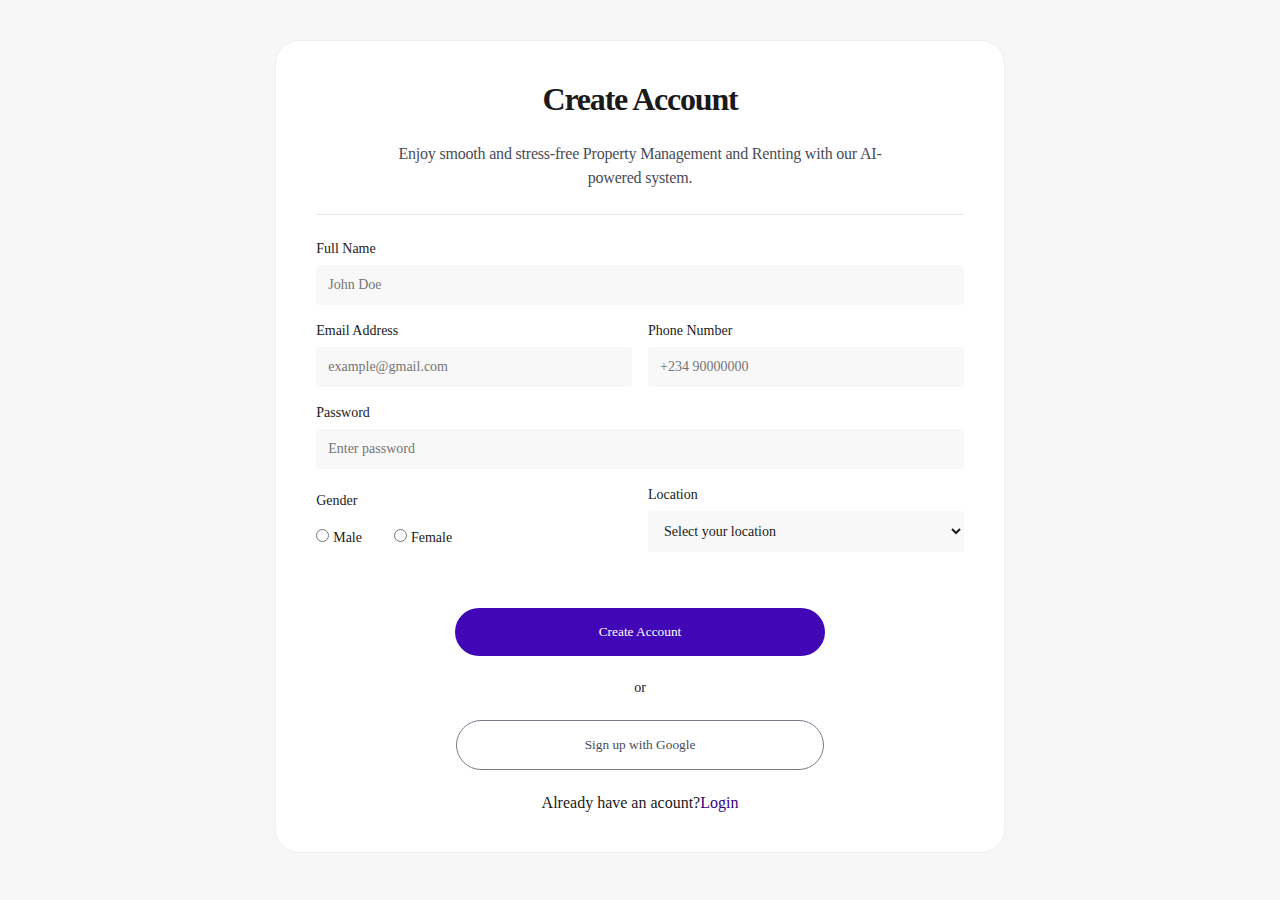
<file: Authentication Form/index.html>
<!DOCTYPE html>
<html lang="en">
<head>
    <meta charset="UTF-8">
    <meta name="viewport" content="width=device-width, initial-scale=1.0">
    <title>Authentication Form</title>
    <link rel="stylesheet" href="styles.css">
</head>
<body>
    <div class="main-container">
        <div class="heading">
            <div class="heading-text">
                <h1>Create Account</h1>
            </div>
            <div class="paragraph">
                <p>Enjoy smooth and stress-free Property Management and Renting with our AI-powered system.</p>
            </div>
        </div>

        <div class="horizontal-rule">
            <hr>
        </div>

        <div class="form">
            <form>
                <div class="full-name-container">
                    <div class="label">
                        <label for="fullname">Full Name</label>
                    </div>
                    <div class="input-field">
                        <input type="text" name="fullname" id="fullname" placeholder="John Doe">
                    </div>
                </div>

                <div class="email-phone-container">
                    <div class="email-container">
                        <div class="label">
                            <label for="email">Email Address</label>
                        </div>
                        <div class="input-field">
                            <input type="email" name="email" id="email" placeholder="example@gmail.com">
                        </div>
                    </div>

                    <div class="phone-container">
                        <div class="label">
                            <label for="phone-number">Phone Number</label>
                        </div>
                        <div class="input-field">
                            <input type="text" name="phone-number" id="phone-number" placeholder="+234 90000000">
                        </div>
                    </div>
                </div>

                <div class="password-container">
                    <div class="label">
                        <label for="password">Password</label>
                    </div>
                    <div class="input-field">
                        <input type="password" name="password" id="password" placeholder="Enter password">
                    </div>
                </div>

                <div class="gender-location-container">
                    <div class="gender-container">
                        <div class="label">
                            <label>Gender</label>
                        </div>
                        <div class="radios">
                            <div class="male">
                                <input type="radio" name="gender" id="male" value="male">
                                <label for="male">Male</label>
                            </div>

                            <div class="female">
                                <input type="radio" name="gender" id="female" value="female">
                                <label for="female">Female</label>
                            </div>
                        </div>
                    </div>

                    <div class="location-container">
                        <div class="label">
                            <label>Location</label>
                        </div>
                        <div class="dropdown">
                            <select name="location" id="location">
                                <option value="">Select your location</option>
                                <option value="abia">Abia</option>
                                <option value="adamawa">Adamawa</option>
                                <option value="osun">Osun</option>
                                <option value="ogun">Ogun</option>
                                <option value="plateau">Plateau</option>
                                <option value="sokoto">Sokoto</option>
                            </select>
                        </div>
                    </div>
                </div>

                <div class="primary-button">
                    <button>Create Account</button>
                </div>
            </form>
        </div>

        <div class="secondary">
            <div>
                <p>or</p>
            </div>
            <div class="secondary-button">
                <button>Sign up with Google</button>
            </div>
        </div>
        
        <div class="tertiary">
            <p>Already have an acount?<span><a href="#">Login</a></span></p>
        </div>
    </div>
</body>
</html>
</file>
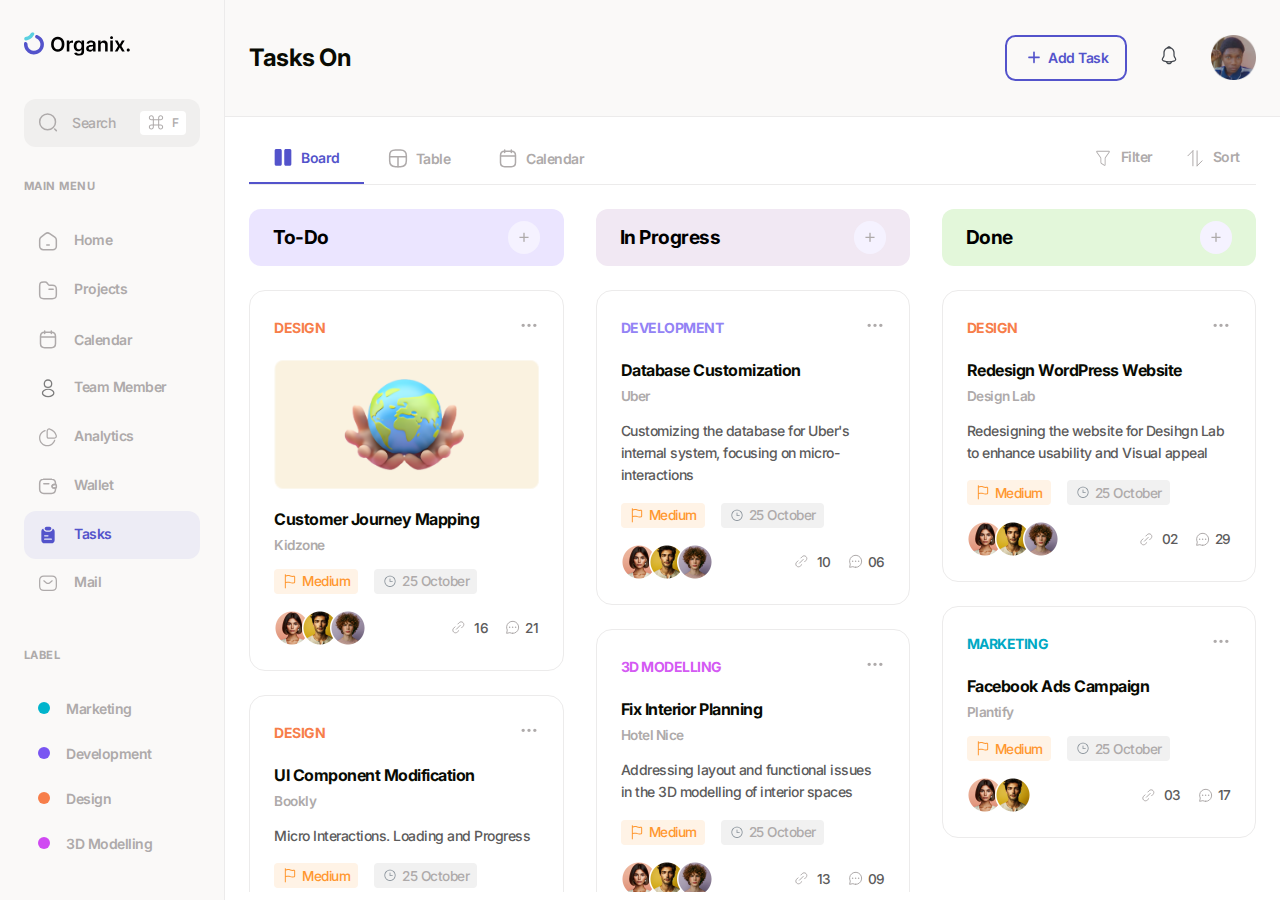
<file: Organix/index.html>
<!DOCTYPE html>
<html lang="en">
<head>
    <meta charset="UTF-8">
    <meta name="viewport" content="width=device-width, initial-scale=1.0">
    <title>Organix</title>
    <link rel="stylesheet" href="./styles.css">
</head>
<body>
    <div class="dashboard-container">
        <div class="sidebar-container">
            <div class="logo-container">
                <img src="./assets/icons/Organix logo 1.svg" alt="logo">
            </div>
            <div class="main-side-bar-container">
                <div class="search-main-menu-container">
                    <div class="search-container">
                        <div class="search-n-icon">
                            <img src="./assets/icons/search.svg" alt="search">
                            <p>Search</p>
                        </div>
                        <div class="command">
                            <img src="./assets/icons/command.svg" alt="">
                            <p>F</p>
                        </div>
                    </div>
                    <div class="main-menu-container">
                        <div class="main-menu-text">
                            <h1>MAIN MENU</h1>
                        </div>
                        <div class="main-menu-links">
                            <div class="link home">
                                <img src="./assets/icons/home.svg" alt="home">
                                <p>Home</p>
                            </div>
                            <div class="link project">
                                <img src="./assets/icons/projects.svg" alt="home">
                                <p>Projects</p>
                            </div>
                            <div class="link calendar">
                                <img src="./assets/icons/calendar.svg" alt="home">
                                <p>Calendar</p>
                            </div>
                            <div class="link team-member">
                                <img src="./assets/icons/team-member.svg" alt="home">
                                <p>Team Member</p>
                            </div>
                            <div class="link analytics">
                                <img src="./assets/icons/analytics.svg" alt="home">
                                <p>Analytics</p>
                            </div>
                            <div class="link wallet">
                                <img src="./assets/icons/wallet.svg" alt="home">
                                <p>Wallet</p>
                            </div>
                            <div class="link tasks">
                                <img src="./assets/icons/task-b.svg" alt="home">
                                <p>Tasks</p>
                            </div>
                            <div class="link mail">
                                <img src="./assets/icons/mail.svg" alt="home">
                                <p>Mail</p>
                            </div>
                        </div>
                    </div>
                </div>
                <div class="labels-section">
                    <div class="label-text">
                        <h1>LABEL</h1>
                    </div>
                    <div class="labels-container">
                        <div class="label">
                            <div class="colored-dot one"></div>
                            <p>Marketing</p>
                        </div>
                        
                        <div class="label">
                            <div class="colored-dot two"></div>
                            <p>Development</p>
                        </div>
                        
                        <div class="label">
                            <div class="colored-dot three"></div>
                            <p>Design</p>
                        </div>
                        
                        <div class="label">
                            <div class="colored-dot four"></div>
                            <p>3D Modelling</p>
                        </div>
                    </div>
                </div>
            </div>
        </div>
        <div class="main-container">
            <div class="header">
                <div class="right-content">
                    <h1>Tasks On</h1>
                </div>
                <div class="left-content">
                    <div class="add-task">
                        <img src="./assets/icons/plus-20.svg" alt="plus">
                        <p>Add Task</p>
                    </div>
                    <div class="notification">
                        <img src="./assets/icons/notification.svg" alt="notification">
                    </div>
                    <div class="profile">
                        <img src="./assets/images/profile-picture.png" alt="profile">
                    </div>
                </div>
            </div>
            <div class="tasks-container">
                <div class="tasks-nav">
                    <div class="task-left-content">
                        <div class="board active">
                            <img src="./assets/icons/board.svg" alt="">
                            <p>Board</p>
                        </div>
                        <div class="table">
                            <img src="./assets/icons/table.svg" alt="">
                            <p>Table</p>
                        </div>
                        <div class="calendar">
                            <img src="./assets/icons/calendar.svg" alt="">
                            <p>Calendar</p>
                        </div>
                    </div>
                    <div class="task-right-content">
                        <div class="filter">
                            <img src="./assets/icons/filter.svg" alt="">
                            <p>Filter</p>
                        </div>
                        <div class="sort">
                            <img src="./assets/icons/icon-park_sort-two.svg" alt="">
                            <p>Sort</p>
                        </div>
                    </div>
                </div>
                <div class="tasks-status">
                    <div class="to-do">
                        <div class="status left">
                            <div>
                                <h1>To-Do</h1>
                            </div>
                            <div class="plus-wrapper">
                                <img src="./assets/icons/plus-16.svg" alt="">
                            </div>
                        </div>
                        <div class="to-do-cards-container">
                            <div class="card t-one">
                                <div class="tag-menu-container">
                                    <div class="tag">
                                        <h1>
                                            DESIGN
                                        </h1>
                                    </div>
                                    <div class="menu">
                                        <img src="./assets/icons/menu.svg" alt="">
                                    </div>
                                </div>
                                <div class="image-container">
                                    <img src="./assets/images/background image 1.png" alt="">
                                </div>
                                <div class="content-container">
                                    <div class="top">
                                        <h1>Customer Journey Mapping</h1>
                                        <p>Kidzone</p>
                                    </div>
                                    <div class="middle">
                                        <div class="priority">
                                            <img src="./assets/icons/solar_flag-outline.svg" alt="">
                                            <p>Medium</p>
                                        </div>
                                        <div class="deadline">
                                            <img src="./assets/icons/pepicons-pencil_clock.svg" alt="">
                                            <p>25 October</p>
                                        </div>
                                    </div>
                                    <div class="bottom">
                                        <div class="team-members">
                                            <img src="./assets/images/team-member-1.png" alt="">
                                            <img class="two" src="./assets/images/team-member-2.png" alt="">
                                            <img class="two" src="./assets/images/team-member-3.png" alt="">
                                        </div>
                                        <div class="quick-links">
                                            <div class="attachments">
                                                <img src="./assets/icons/iconamoon_link-thin.svg" alt="">
                                                <p>16</p>
                                            </div>
                                            <div class="comments">
                                                <img src="./assets/icons/iconamoon_comment-dots-thin.svg" alt="">
                                                <p>21</p>
                                            </div>
                                        </div>
                                    </div>
                                </div>
                            </div>
                            <div class="card t-two">
                                <div class="tag-menu-container">
                                    <div class="tag">
                                        <h1>
                                            DESIGN
                                        </h1>
                                    </div>
                                    <div class="menu">
                                        <img src="./assets/icons/menu.svg" alt="">
                                    </div>
                                </div>

                                <div class="content-container">
                                    <div class="top">
                                        <h1>UI Component Modification</h1>
                                        <p>Bookly</p>
                                    </div>
                                    <div class="middle">
                                        <div class="details">
                                            <p>Micro Interactions. Loading and Progress</p>
                                        </div>
                                        <div class="priority">
                                            <img src="./assets/icons/solar_flag-outline.svg" alt="">
                                            <p>Medium</p>
                                        </div>
                                        <div class="deadline">
                                            <img src="./assets/icons/pepicons-pencil_clock.svg" alt="">
                                            <p>25 October</p>
                                        </div>
                                    </div>
                                    <div class="bottom">
                                        <div class="team-members">
                                            <img src="./assets/images/team-member-1.png" alt="">
                                            <img class="two" src="./assets/images/team-member-2.png" alt="">
                                            <img class="two" src="./assets/images/team-member-3.png" alt="">
                                        </div>
                                        <div class="quick-links">
                                            <div class="attachments">
                                                <img src="./assets/icons/iconamoon_link-thin.svg" alt="">
                                                <p>03</p>
                                            </div>
                                            <div class="comments">
                                                <img src="./assets/icons/iconamoon_comment-dots-thin.svg" alt="">
                                                <p>32</p>
                                            </div>
                                        </div>
                                    </div>
                                </div>
                            </div>
                        </div>
                    </div>

                    <div class="in-progress">
                        <div class="status middle">
                            <div>
                                <h1>In Progress</h1>
                            </div>
                            <div class="plus-wrapper">
                                <img src="./assets/icons/plus-16.svg" alt="">
                            </div>
                        </div>

                        <div class="in-progress-task-container">
                            <div class="card i-one">
                                <div class="tag-menu-container">
                                    <div class="tag">
                                        <h1>
                                            DEVELOPMENT
                                        </h1>
                                    </div>
                                    <div class="menu">
                                        <img src="./assets/icons/menu.svg" alt="">
                                    </div>
                                </div>

                                <div class="content-container">
                                    <div class="top">
                                        <h1>Database Customization</h1>
                                        <p>Uber</p>
                                    </div>
                                    <div class="middle">
                                        <div class="details">
                                            <p>Customizing the database for Uber's internal system, focusing on micro-interactions</p>
                                        </div>
                                        <div class="priority">
                                            <img src="./assets/icons/solar_flag-outline.svg" alt="">
                                            <p>Medium</p>
                                        </div>
                                        <div class="deadline">
                                            <img src="./assets/icons/pepicons-pencil_clock.svg" alt="">
                                            <p>25 October</p>
                                        </div>
                                    </div>
                                    <div class="bottom">
                                        <div class="team-members">
                                            <img src="./assets/images/team-member-1.png" alt="">
                                            <img class="two" src="./assets/images/team-member-2.png" alt="">
                                            <img class="two" src="./assets/images/team-member-3.png" alt="">
                                        </div>
                                        <div class="quick-links">
                                            <div class="attachments">
                                                <img src="./assets/icons/iconamoon_link-thin.svg" alt="">
                                                <p>10</p>
                                            </div>
                                            <div class="comments">
                                                <img src="./assets/icons/iconamoon_comment-dots-thin.svg" alt="">
                                                <p>06</p>
                                            </div>
                                        </div>
                                    </div>
                                </div>
                            </div>
                            <div class="card i-two">
                                <div class="tag-menu-container">
                                    <div class="tag">
                                        <h1>
                                            3D MODELLING
                                        </h1>
                                    </div>
                                    <div class="menu">
                                        <img src="./assets/icons/menu.svg" alt="">
                                    </div>
                                </div>

                                <div class="content-container">
                                    <div class="top">
                                        <h1>Fix Interior Planning</h1>
                                        <p>Hotel Nice</p>
                                    </div>
                                    <div class="middle">
                                        <div class="details">
                                            <p>Addressing layout and functional issues in the 3D modelling of interior spaces</p>
                                        </div>
                                        <div class="priority">
                                            <img src="./assets/icons/solar_flag-outline.svg" alt="">
                                            <p>Medium</p>
                                        </div>
                                        <div class="deadline">
                                            <img src="./assets/icons/pepicons-pencil_clock.svg" alt="">
                                            <p>25 October</p>
                                        </div>
                                    </div>
                                    <div class="bottom">
                                        <div class="team-members">
                                            <img src="./assets/images/team-member-1.png" alt="">
                                            <img class="two" src="./assets/images/team-member-2.png" alt="">
                                            <img class="two" src="./assets/images/team-member-3.png" alt="">
                                        </div>
                                        <div class="quick-links">
                                            <div class="attachments">
                                                <img src="./assets/icons/iconamoon_link-thin.svg" alt="">
                                                <p>13</p>
                                            </div>
                                            <div class="comments">
                                                <img src="./assets/icons/iconamoon_comment-dots-thin.svg" alt="">
                                                <p>09</p>
                                            </div>
                                        </div>
                                    </div>
                                </div>
                            </div>
                        </div>
                    </div>

                    <div class="done">
                        <div class="status right">
                            <div>
                                <h1>Done</h1>
                            </div>
                            <div class="plus-wrapper">
                                <img src="./assets/icons/plus-16.svg" alt="">
                            </div>
                        </div>

                        <div class="done-tasks-container">
                            <div class="card d-one">
                                <div class="tag-menu-container">
                                    <div class="tag">
                                        <h1>
                                            DESIGN
                                        </h1>
                                    </div>
                                    <div class="menu">
                                        <img src="./assets/icons/menu.svg" alt="">
                                    </div>
                                </div>

                                <div class="content-container">
                                    <div class="top">
                                        <h1>Redesign WordPress Website</h1>
                                        <p>Design Lab</p>
                                    </div>
                                    <div class="middle">
                                        <div class="details">
                                            <p>Redesigning the website for Desihgn Lab to enhance usability and Visual appeal</p>
                                        </div>
                                        <div class="priority">
                                            <img src="./assets/icons/solar_flag-outline.svg" alt="">
                                            <p>Medium</p>
                                        </div>
                                        <div class="deadline">
                                            <img src="./assets/icons/pepicons-pencil_clock.svg" alt="">
                                            <p>25 October</p>
                                        </div>
                                    </div>
                                    <div class="bottom">
                                        <div class="team-members">
                                            <img src="./assets/images/team-member-1.png" alt="">
                                            <img class="two" src="./assets/images/team-member-2.png" alt="">
                                            <img class="two" src="./assets/images/team-member-3.png" alt="">
                                        </div>
                                        <div class="quick-links">
                                            <div class="attachments">
                                                <img src="./assets/icons/iconamoon_link-thin.svg" alt="">
                                                <p>02</p>
                                            </div>
                                            <div class="comments">
                                                <img src="./assets/icons/iconamoon_comment-dots-thin.svg" alt="">
                                                <p>29</p>
                                            </div>
                                        </div>
                                    </div>
                                </div>
                            </div>
                            <div class="card d-two">
                                <div class="tag-menu-container">
                                    <div class="tag">
                                        <h1>
                                            MARKETING
                                        </h1>
                                    </div>
                                    <div class="menu">
                                        <img src="./assets/icons/menu.svg" alt="">
                                    </div>
                                </div>

                                <div class="content-container">
                                    <div class="top">
                                        <h1>Facebook Ads Campaign</h1>
                                        <p>Plantify</p>
                                    </div>
                                    <div class="middle">
                                        <div class="priority">
                                            <img src="./assets/icons/solar_flag-outline.svg" alt="">
                                            <p>Medium</p>
                                        </div>
                                        <div class="deadline">
                                            <img src="./assets/icons/pepicons-pencil_clock.svg" alt="">
                                            <p>25 October</p>
                                        </div>
                                    </div>
                                    <div class="bottom">
                                        <div class="team-members">
                                            <img src="./assets/images/team-member-1.png" alt="">
                                            <img class="two" src="./assets/images/team-member-2.png" alt="">
                                        </div>
                                        <div class="quick-links">
                                            <div class="attachments">
                                                <img src="./assets/icons/iconamoon_link-thin.svg" alt="">
                                                <p>03</p>
                                            </div>
                                            <div class="comments">
                                                <img src="./assets/icons/iconamoon_comment-dots-thin.svg" alt="">
                                                <p>17</p>
                                            </div>
                                        </div>
                                    </div>
                                </div>
                            </div>
                        </div>
                    </div>
                </div>
            </div>
        </div>
    </div>
    
    </body>
</html>
</file>
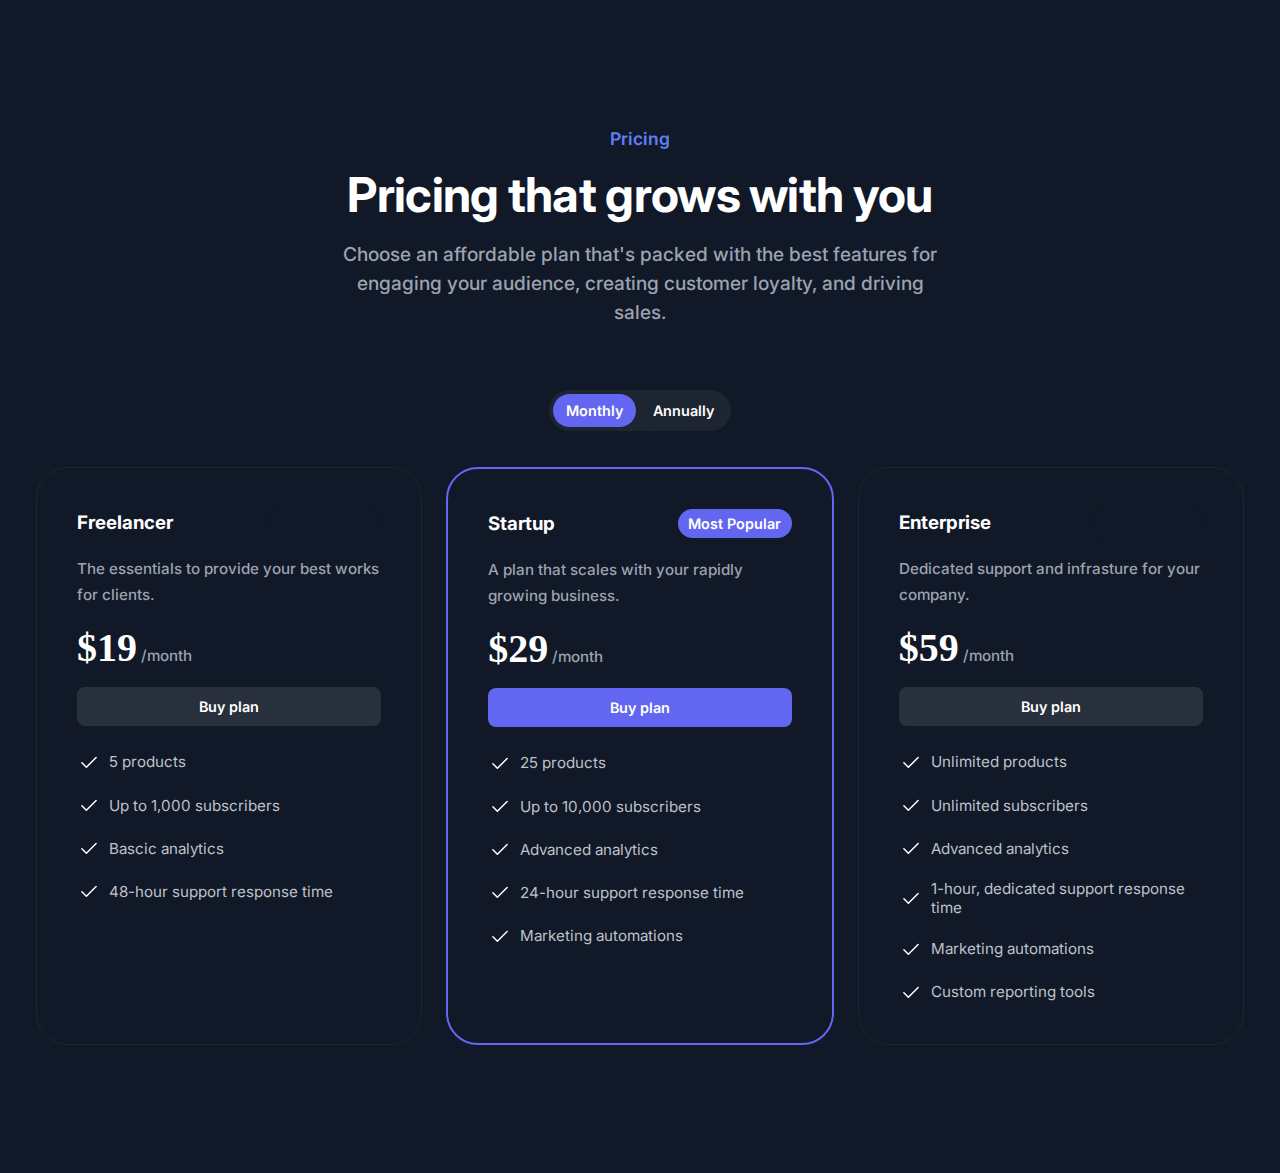
<file: Pricing Page/index.html>
<!DOCTYPE html>
<html lang="en">
<head>
    <meta charset="UTF-8">
    <meta name="viewport" content="width=device-width, initial-scale=1.0">
    <title>Pricing</title>
    <link rel="stylesheet" href="./styles.css">
</head>
<body>
    <div class="container">
        <div class="header-section">
            <div class="label">
                <p>Pricing</p>
            </div>
            <div class="heading-text">
                <h1>Pricing that grows with you</h1>
                <p>Choose an affordable plan that's packed with the best features for engaging your audience, creating customer loyalty, and driving sales.</p>
            </div>
        </div>
        <div class="pricing-section">
            <div class="segmented-button">
                <div class="button-container">
                    <button class="active">Monthly</button>
                    <button class="inactive">Annually</button>
                </div>
            </div>
            <div class="pricing-container">
                <div class="pricing">
                    <div class="header-price-button-section">
                        <div class="header">
                            <div class="popular">
                                <h3>Freelancer</h3>
                                <div class="tag none"><p>Most Popular</p></div>
                            </div>
                            <p>The essentials to provide your best works for clients.</p>
                        </div>
                        <div class="price">
                            <h3>$19<span> /month</span></h3>
                        </div>
                        <div class="button">
                            <button>Buy plan</button>
                        </div>
                    </div>
                    <div class="features">
                        <div class="feature">
                            <img src="./checkmark.svg" alt="checkmark">
                            <p>5 products</p>
                        </div>
                        <div class="feature">
                            <img src="./checkmark.svg" alt="checkmark">
                            <p>Up to 1,000 subscribers</p>
                        </div>
                        <div class="feature">
                            <img src="./checkmark.svg" alt="checkmark">
                            <p>Bascic analytics</p>
                        </div>
                        <div class="feature">
                            <img src="./checkmark.svg" alt="checkmark">
                            <p>48-hour support response time</p>
                        </div>
                        <div class="feature none">
                            <img src="./checkmark.svg" alt="checkmark">
                            <p>Marketing automations</p>
                        </div>
                        <div class="feature none">
                            <img src="./checkmark.svg" alt="checkmark">
                            <p>Custom reporting tools</p>
                        </div>
                    </div>
                </div>

                <!-- second pricing -->
                <div class="pricing active">
                    <div class="header-price-button-section">
                        <div class="header">
                            <div class="popular">
                                <h3>Startup</h3>
                                <div class="tag"><p>Most Popular</p></div>
                            </div>
                            <p>A plan that scales with your rapidly growing business.</p>
                        </div>
                        <div class="price">
                            <h3>$29<span> /month</span></h3>
                        </div>
                        <div class="button">
                            <button class="primary">Buy plan</button>
                        </div>
                    </div>
                    <div class="features">
                        <div class="feature">
                            <img src="./checkmark.svg" alt="checkmark">
                            <p>25 products</p>
                        </div>
                        <div class="feature">
                            <img src="./checkmark.svg" alt="checkmark">
                            <p>Up to 10,000 subscribers</p>
                        </div>
                        <div class="feature">
                            <img src="./checkmark.svg" alt="checkmark">
                            <p>Advanced analytics</p>
                        </div>
                        <div class="feature">
                            <img src="./checkmark.svg" alt="checkmark">
                            <p>24-hour support response time</p>
                        </div>
                        <div class="feature">
                            <img src="./checkmark.svg" alt="checkmark">
                            <p>Marketing automations</p>
                        </div>
                        <div class="feature none">
                            <img src="./checkmark.svg" alt="checkmark">
                            <p>Custom reporting tools</p>
                        </div>
                    </div>
                </div>

                <!-- third pricing -->
                <div class="pricing">
                    <div class="header-price-button-section">
                        <div class="header">
                            <div class="popular">
                                <h3>Enterprise</h3>
                                <div class="tag none"><p>Most Popular</p></div>
                            </div>
                            <p>Dedicated support and infrasture for your company.</p>
                        </div>
                        <div class="price">
                            <h3>$59<span> /month</span></h3>
                        </div>
                        <div class="button">
                            <button type="button">Buy plan</button>
                        </div>
                    </div>
                    <div class="features">
                        <div class="feature">
                            <img src="./checkmark.svg" alt="checkmark">
                            <p>Unlimited products</p>
                        </div>
                        <div class="feature">
                            <img src="./checkmark.svg" alt="checkmark">
                            <p>Unlimited subscribers</p>
                        </div>
                        <div class="feature">
                            <img src="./checkmark.svg" alt="checkmark">
                            <p>Advanced analytics</p>
                        </div>
                        <div class="feature">
                            <img src="./checkmark.svg" alt="checkmark">
                            <p>1-hour, dedicated support response time</p>
                        </div>
                        <div class="feature">
                            <img src="./checkmark.svg" alt="checkmark">
                            <p>Marketing automations</p>
                        </div>
                        <div class="feature">
                            <img src="./checkmark.svg" alt="checkmark">
                            <p>Custom reporting tools</p>
                        </div>
                    </div>
                </div>
            </div>
        </div>
    </div>


</body>
</html>
</file>
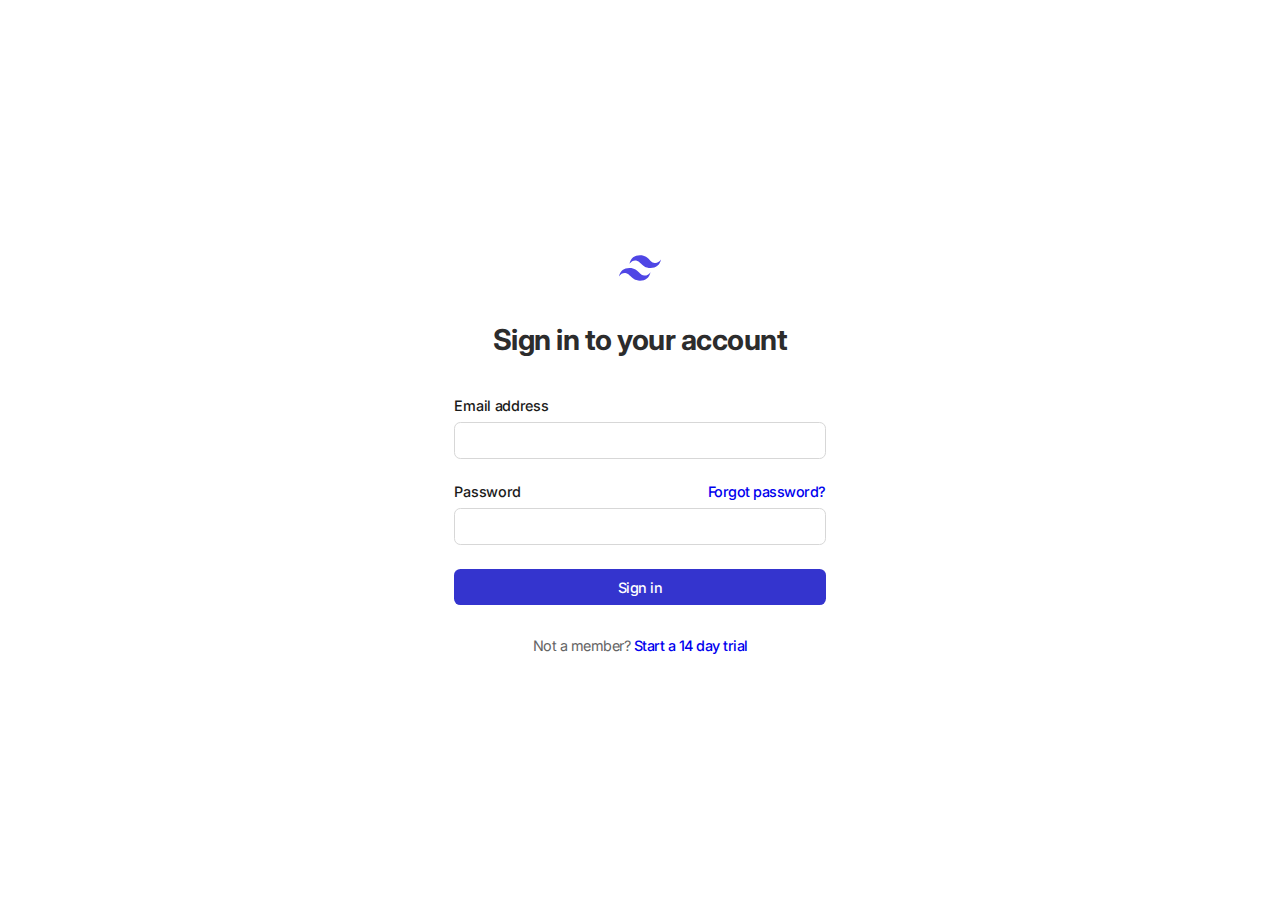
<file: Sign-in Form/index.html>
<!DOCTYPE html>
<html lang="en">
<head>
    <meta charset="UTF-8">
    <meta name="viewport" content="width=device-width, initial-scale=1.0">
    <title>Sign in</title>
    <link rel="stylesheet" href="./styles.css">
</head>
<body>
    
    <div class="container">
        <form action="#">
            <div class="heading-section">
                <div class="logo">
                    <img src="./mark.svg" alt="logo">
                </div>
                <div class="heading">
                    <h1>Sign in to your account</h1>
                </div>
            </div>
            <div class="form">
                <div class="inputs-buttton-container">
                    <div class="input-group">
                        <label for="email">Email address</label>
                        <input type="email" name="email" id="email">
                    </div>
                    <div class="input-group">
                        <div class="label-forgot-container">
                            <label for="password">Password</label>
                            <a href="#">Forgot password?</a>
                        </div>
                        <input type="password" name="password" id="password">
                    </div>
                    <div class="button">
                        <button>Sign in</button>
                    </div>
                </div>
                <div class="free-trial">
                    <p>Not a member? <span><a href="#">Start a 14 day trial</a></span></p>
                </div>
            </div>
        </form>
    </div>

</body>
</html>
</file>
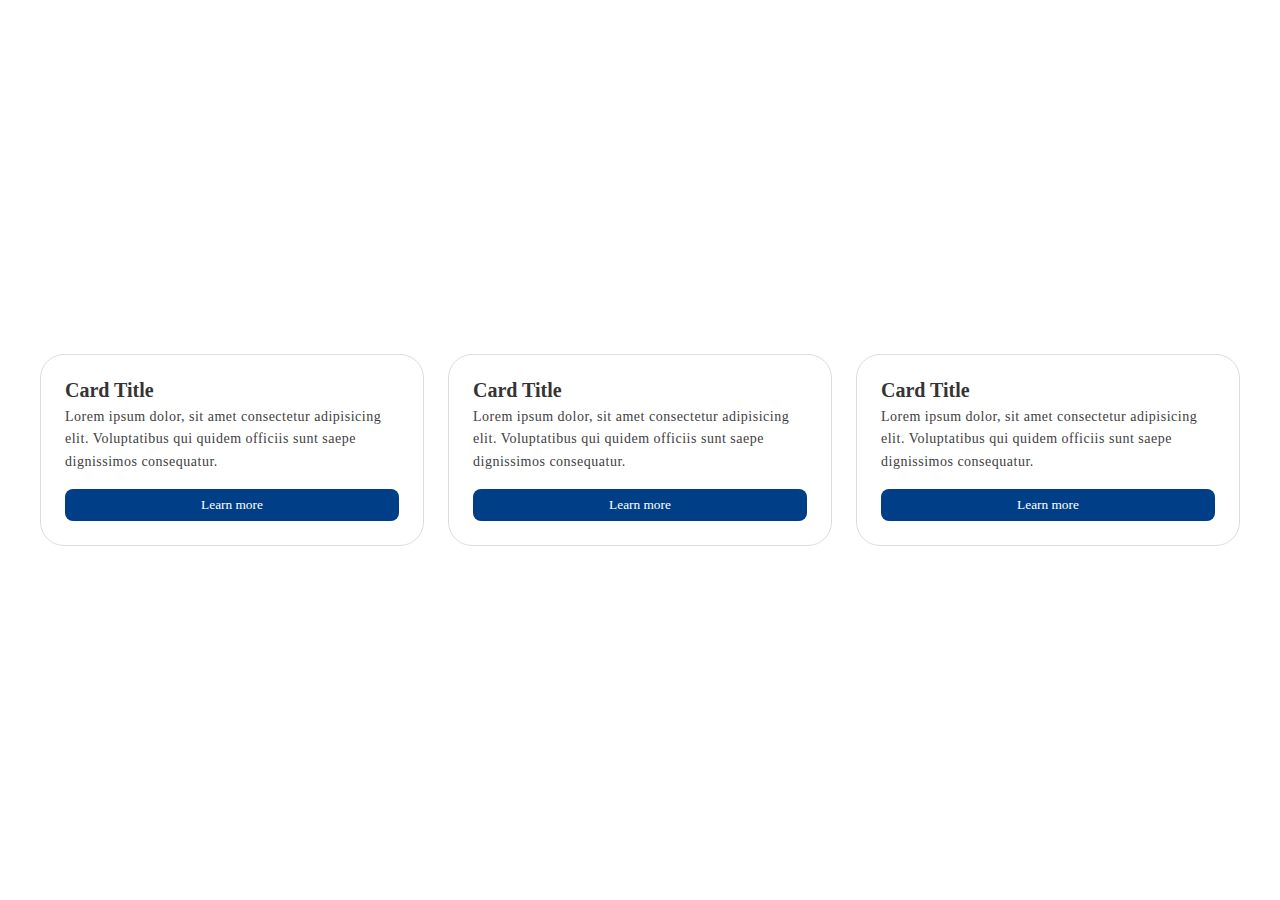
<file: Simple Card/index.html>
<!DOCTYPE html>
<html lang="en">
<head>
    <meta charset="UTF-8">
    <meta name="viewport" content="width=device-width, initial-scale=1.0">
    <title>Simple Card</title>
    <link rel="stylesheet" href="styles.css">
</head>
<body>
    <div class="card-container">
        <div class="text-content">
            <div class="heading">
                <h1>Card Title</h1>
            </div>
            <div class="paragraph">
                <p>Lorem ipsum dolor, sit amet consectetur adipisicing elit. Voluptatibus qui quidem officiis sunt saepe dignissimos consequatur.</p>
            </div>
        </div>
        <div class="button">
            <button>Learn more</button>
        </div>
    </div>

    <div class="card-container">
        <div class="text-content">
            <div class="heading">
                <h1>Card Title</h1>
            </div>
            <div class="paragraph">
                <p>Lorem ipsum dolor, sit amet consectetur adipisicing elit. Voluptatibus qui quidem officiis sunt saepe dignissimos consequatur.</p>
            </div>
        </div>
        <div class="button">
            <button>Learn more</button>
        </div>
    </div>

    <div class="card-container">
        <div class="text-content">
            <div class="heading">
                <h1>Card Title</h1>
            </div>
            <div class="paragraph">
                <p>Lorem ipsum dolor, sit amet consectetur adipisicing elit. Voluptatibus qui quidem officiis sunt saepe dignissimos consequatur.</p>
            </div>
        </div>
        <div class="button">
            <button>Learn more</button>
        </div>
    </div>
</body>
</html>
</file>
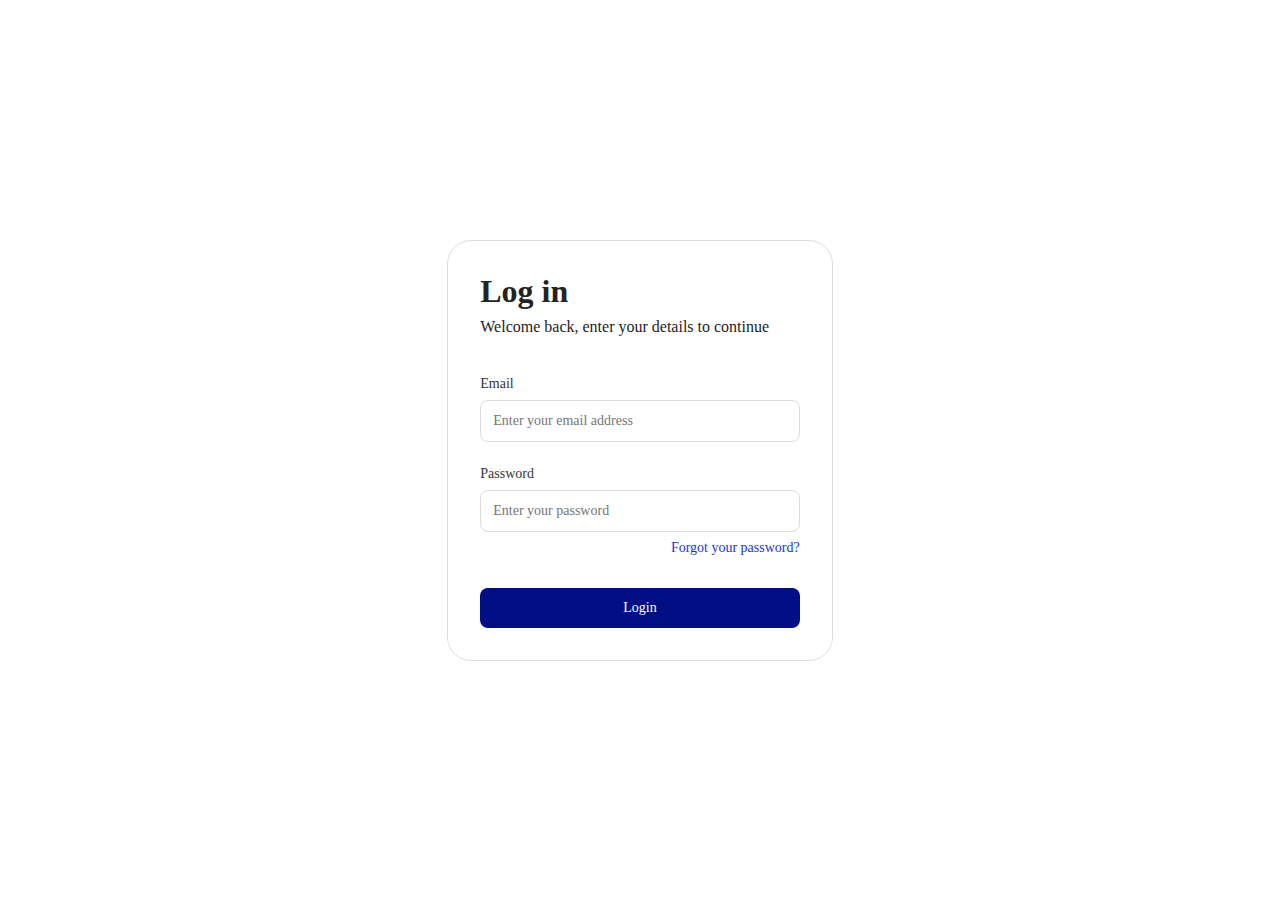
<file: Simple Login Form/index.html>
<!DOCTYPE html>
<html lang="en">
<head>
    <meta charset="UTF-8">
    <meta name="viewport" content="width=device-width, initial-scale=1.0">
    <title>Scoolyn-Log in</title>
    <link rel="stylesheet" href="./styles.css">
</head>
<body>
   <div class="container">
        <div class="form-container">
            <div class="login-form">
                <div class="form-heading">
                    <h1>Log in</h1>
                    <p>Welcome back, enter your details to continue</p>
                </div>
                <form action="" autocomplete="">
                    <div class="form email-container">
                        <label for="email">Email</label>
                        <input type="email" name="email" id="email" placeholder="Enter your email address" required>
                    </div>
                    <div class="form password-container">
                        <label for="password">Password</label>
                        <input type="password" name="password" id="password" placeholder="Enter your password" required>
                        <a href="#" class="forgot-password">Forgot your password?</a>
                    </div>
                    <div class="login-button">
                        <button type="submit">Login</button>
                    </div>
                </form>
            </div>
        </div>
   </div>
</body>
</html>
</file>
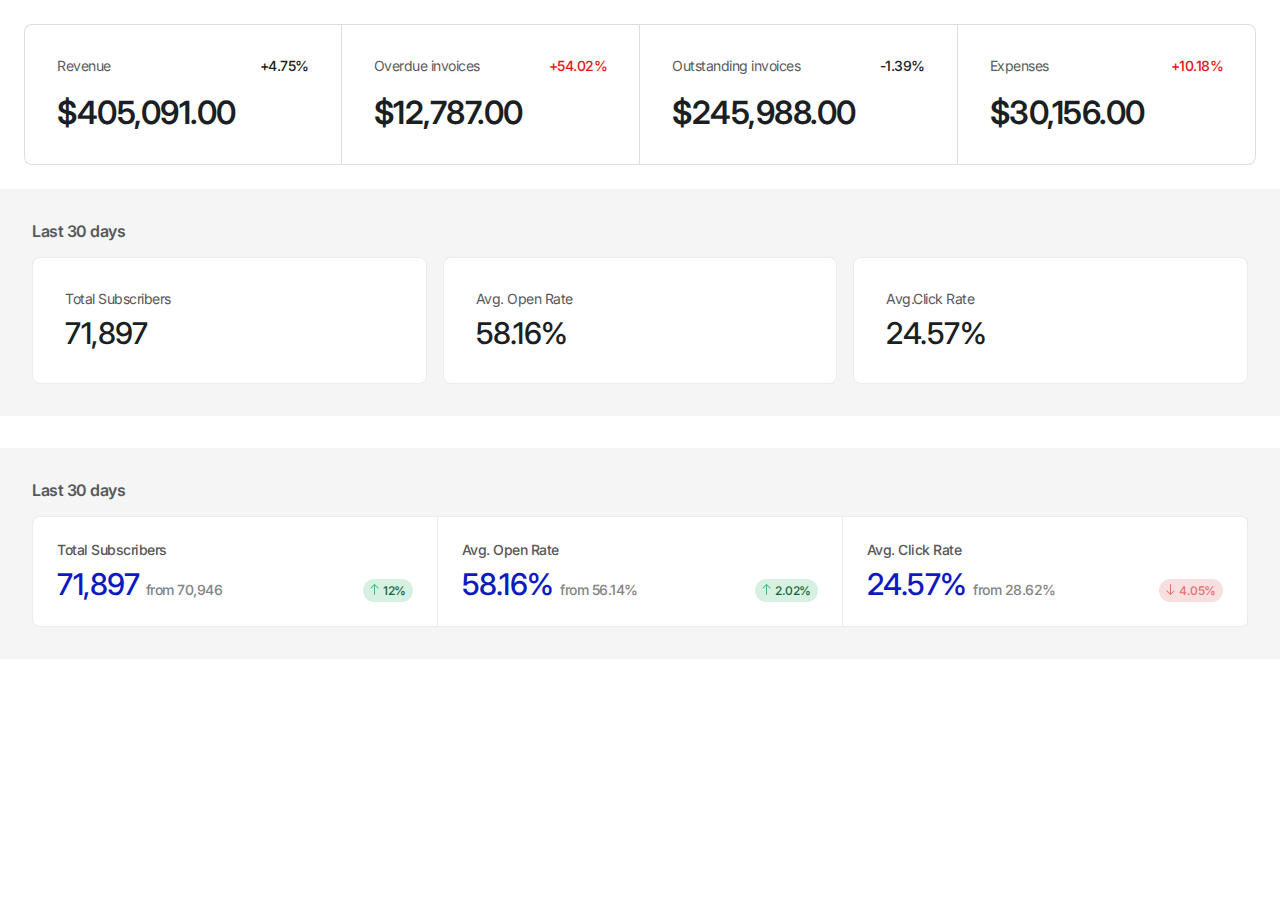
<file: Task 3/index.html>
<!DOCTYPE html>
<html lang="en">
<head>
    <meta charset="UTF-8">
    <meta name="viewport" content="width=device-width, initial-scale=1.0">
    <title>Cards</title>
    <link rel="stylesheet" href="./styles.css">
</head>
<body>
    <div class="container">
        <div class="main-container">
            <div class="card">
                <div class="money">
                    <div>
                        <p>Revenue</p>
                    </div>
                    <div>
                        <h1>$405,091.00</h1>
                    </div>
                </div>
                <div class="rate">
                    <p>+4.75%</p>
                </div>
            </div>
            <div class="card">
                <div class="money">
                    <div>
                        <p>Overdue invoices</p>
                    </div>
                    <div>
                        <h1>$12,787.00</h1>
                    </div>
                </div>
                <div class="rate red">
                    <p>+54.02%</p>
                </div>
            </div>
            <div class="card">
                <div class="money">
                    <div>
                        <p>Outstanding invoices</p>
                    </div>
                    <div>
                        <h1>$245,988.00</h1>
                    </div>
                </div>
                <div class="rate">
                    <p>-1.39%</p>
                </div>
            </div>
            <div class="card last">
                <div class="money">
                    <div>
                        <p>Expenses</p>
                    </div>
                    <div>
                        <h1>$30,156.00</h1>
                    </div>
                </div>
                <div class="rate red">
                    <p>+10.18%</p>
                </div>
            </div>
        </div>
    </div>

<!-- second dashboard -->

    <div class="container-2">
        <div class="heading">
            <h1>Last 30 days</h1>
        </div>
        <div class="cards">
            <div class="carrd">
                <div class="content">
                    <div class="label">
                        <p>Total Subscribers</p>
                    </div>
                    <div class="figure">
                        <h2>71,897</h2>
                    </div>
                </div>
            </div>
            <div class="carrd">
                <div class="content">
                    <div class="label">
                        <p>Avg. Open Rate</p>
                    </div>
                    <div class="figure">
                        <h2>58.16%</h2>
                    </div>
                </div>
            </div>
            <div class="carrd">
                <div class="content">
                    <div class="label">
                        <p>Avg.Click Rate</p>
                    </div>
                    <div class="figure">
                        <h2>24.57%</h2>
                    </div>
                </div>
            </div>
        </div>
    </div>


<!-- third dashboard -->

    <div class="container-3">
        <div class="heading">
            <h1>Last 30 days</h1>
        </div>
        <div class="dashboards">
            <div class="dashboard">
                <div class="content">
                    <div class="number">
                        <div class="label">
                            <p>Total Subscribers</p>
                        </div>
                        <div class="value">
                            <h2>71,897 <span>from 70,946</span></h2>
                        </div>
                    </div>
                    <div class="rate">
                        <div class="arrow">
                            <img src="./formkit_arrowup.png" alt="">
                        </div>
                        <div class="percentage">
                            <p>12%</p>
                        </div>
                    </div>
                </div>
            </div>
            <div class="dashboard">
                <div class="content">
                    <div class="number">
                        <div class="label">
                            <p>Avg. Open Rate</p>
                        </div>
                        <div class="value">
                            <h2>58.16% <span>from 56.14%</span></h2>
                        </div>
                    </div>
                    <div class="rate">
                        <div class="arrow">
                            <img src="./formkit_arrowup.png" alt="">
                        </div>
                        <div class="percentage">
                            <p>2.02%</p>
                        </div>
                    </div>
                </div>
            </div>
            <div class="dashboard last">
                <div class="content">
                    <div class="number">
                        <div class="label">
                            <p>Avg. Click Rate</p>
                        </div>
                        <div class="value">
                            <h2>24.57% <span>from 28.62%</span></h2>
                        </div>
                    </div>
                    <div class="rate red">
                        <div class="arrow">
                            <img src="./formkit_arrowdown.png" alt="">
                        </div>
                        <div class="percentage">
                            <p>4.05%</p>
                        </div>
                    </div>
                </div>
            </div>
        </div>
    </div>

</body>
</html>
</file>
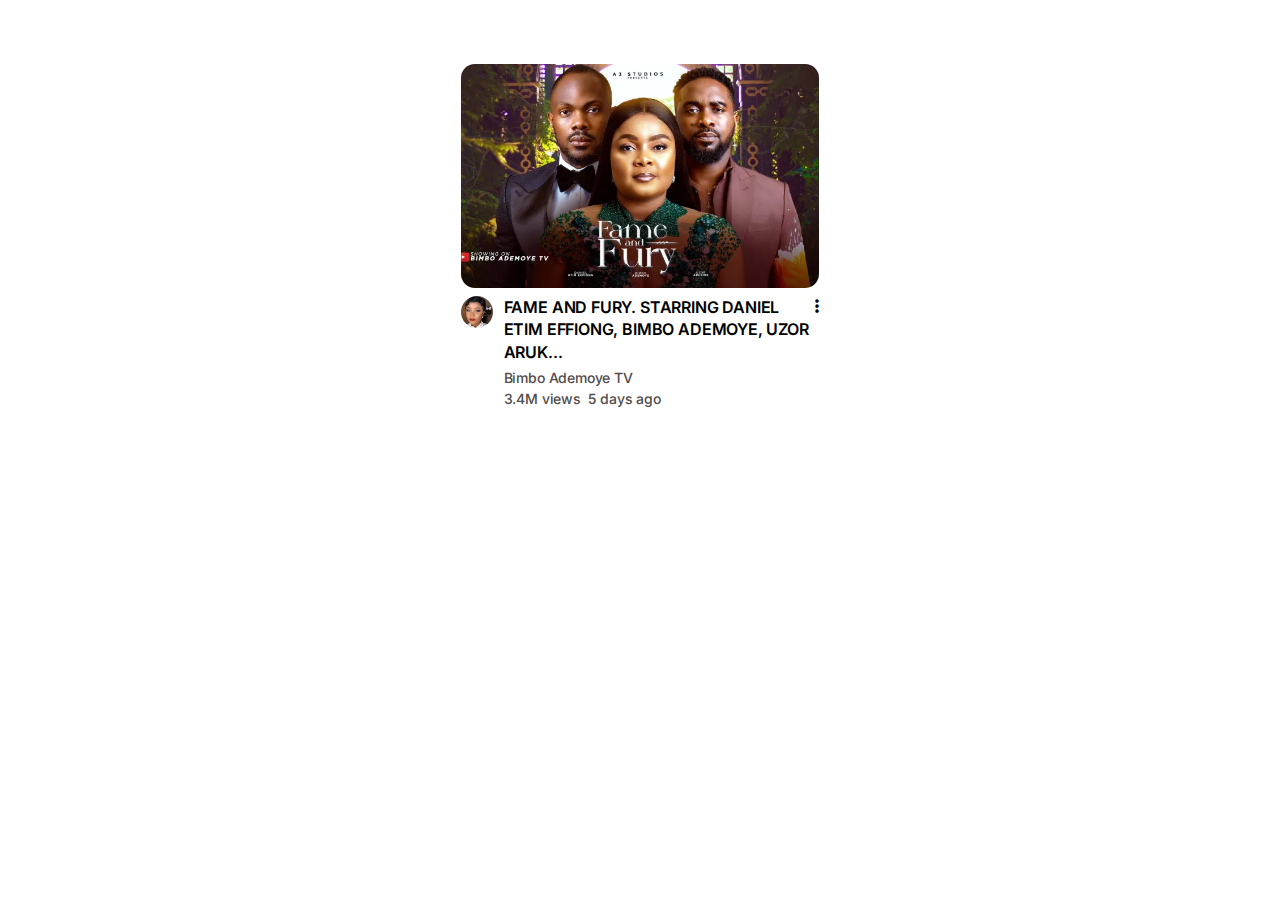
<file: Youtube Card/index.html>
<!DOCTYPE html>
<html lang="en">
<head>
    <meta charset="UTF-8">
    <meta name="viewport" content="width=device-width, initial-scale=1.0">
    <title>Youtube Card</title>
    <link rel="stylesheet" href="https://cdnjs.cloudflare.com/ajax/libs/font-awesome/6.6.0/css/all.min.css">
    <link rel="stylesheet" href="./styles.css">
</head>
<body>
   <div class="card-container">
        <div class="thumbnail">
            <div class="timestamp">
                <!-- <p>1:48:16</p> -->
            </div>
        </div>
        <div class="card-info">
            <div class="profile-container">
                <img src="./profile-img.webp" alt="">
            </div>
            <div class="card-texts">
                <div class="upper-content">
                    <div class="title">
                        <h1>FAME AND FURY. STARRING DANIEL ETIM EFFIONG, BIMBO ADEMOYE, UZOR ARUK...</h1>
                    </div>
                    <div class="menu">
                        <i class="fas fa-ellipsis-vertical"></i>
                    </div>
                </div>
                <div class="lower-content">
                    <div class="upper">
                        <p>Bimbo Ademoye TV</p>
                    </div>
                    <div class="lower">
                        <p>3.4M views <span><i class="fas fa-dot"></i></span> 5 days ago</p>
                    </div>
                </div>
            </div>
        </div>
    </div>
</body>
</html>
</file>
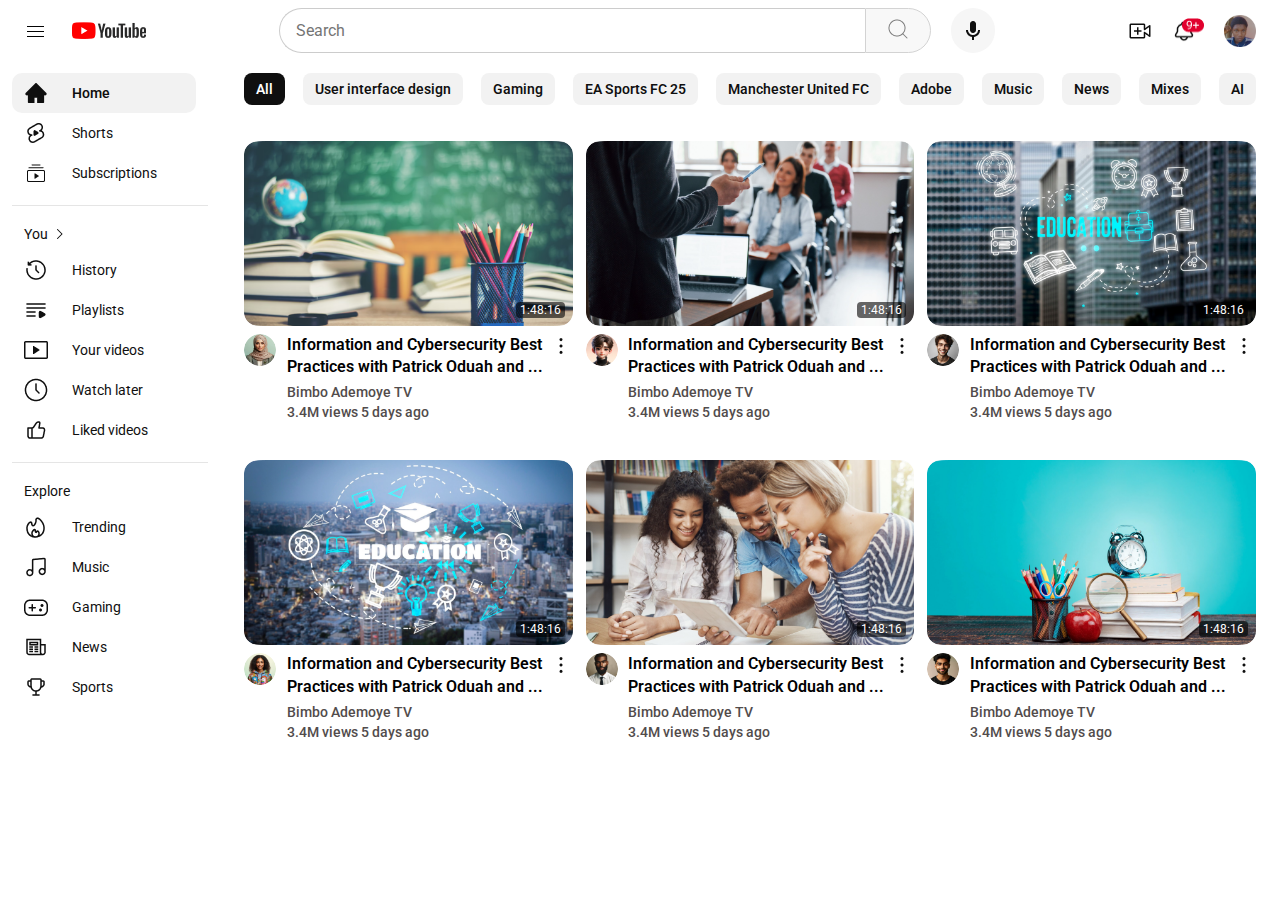
<file: Youtube/index.html>
<!DOCTYPE html>
<html lang="en">
<head>
    <meta charset="UTF-8">
    <meta name="viewport" content="width=device-width, initial-scale=1.0">
    <title>Youtube</title>
    <link rel="stylesheet" href="./styles.css">
</head>
<body>

    <div class="youtube-container">
        <div class="header-container">
            <div class="left">
                <div class="menu">
                    <img src="./assets/icons/menu.png" alt="menu-button">
                </div>
                <div class="logo-container">
                    <img src="./assets/images/youtube-logo 1.png" alt="youtube-logo">
                </div>
            </div>
            <div class="center">
                <div class="search-bar-container">
                    <div class="search">
                        <input type="search" name="search" id="search" placeholder="Search">
                    </div>
                    <div class="icon">
                        <img src="./assets/icons/seach.png" alt="search-icon">
                    </div>
                </div>
                <div class="mic">
                    <img src="./assets/icons/mic.png" alt="mic-icon">
                </div>
            </div>
            <div class="right">
                <div class="add-video">
                    <img src="./assets/icons/video-add.png" alt="add-video-icon">
                </div>
                <div class="notification">
                    <img src="./assets/icons/notification.png" alt="notification-icon">
                </div>
                <div class="profile-picture">
                    <img src="./assets/images/profile-picture.png" alt="profile-picture">
                </div>
            </div>
        </div>
        <div class="main-container">
            <div class="sidebar">
                <div class="top">
                    <a href="#"><div class="nav active home">
                        <img src="./assets/icons/home.png" alt="">
                        <p>Home</p>
                    </div></a>
                    <a href="#"><div class="nav shorts">
                        <img src="./assets/icons/shorts.png" alt="">
                        <p>Shorts</p>
                    </div></a>
                    <a href="#"><div class="nav subscriptions">
                        <img src="./assets/icons/subscription.png" alt="">
                        <p>Subscriptions</p>
                    </div></a>
                </div>
                <div class="hr">
                    <hr>
                </div>
                <div class="middle">
                    <div class="nav you">
                        <p>You</p>
                        <img src="./assets/icons/right-arrow.png" alt="">
                    </div>
                    <div class="nav history">
                        <img src="./assets/icons/history.png" alt="">
                        <p>History</p>
                    </div>
                    <div class="nav playlists">
                        <img src="./assets/icons/playlists.png" alt="">
                        <p>Playlists</p>
                    </div>
                    <div class="nav videos">
                        <img src="./assets/icons/your-videos.png" alt="">
                        <p>Your videos</p>
                    </div>
                    <div class="nav later">
                        <img src="./assets/icons/watch-later.png" alt="">
                        <p>Watch later</p>
                    </div>
                    <div class="nav likedv">
                        <img src="./assets/icons/liked-video.png" alt="">
                        <p>Liked videos</p>
                    </div>
                </div>
                <div class="hr">
                    <hr>
                </div>
                <div class="bottom">
                    <div class="nav explore">
                        <p>Explore</p>
                    </div>
                    <div class="nav trending">
                        <img src="./assets/icons/trending.png" alt="">
                        <p>Trending</p>
                    </div>
                    <div class="nav music">
                        <img src="./assets/icons/music.png" alt="">
                        <p>Music</p>
                    </div>
                    <div class="nav gaming">
                        <img src="./assets/icons/gaming.png" alt="">
                        <p>Gaming</p>
                    </div>
                    <div class="nav news">
                        <img src="./assets/icons/news.png" alt="">
                        <p>News</p>
                    </div>
                    <div class="nav sport">
                        <img src="./assets/icons/sport.png" alt="">
                        <p>Sports</p>
                    </div>
                </div>
            </div>
            <div class="main-section">
                <div class="chips">
                    <div class="chip on">
                        <p>All</p>
                    </div>
                    <div class="chip">
                        <p>User interface design</p>
                    </div>
                    <div class="chip">
                        <p>Gaming</p>
                    </div>
                    <div class="chip">
                        <p>EA Sports FC 25</p>
                    </div>
                    <div class="chip">
                        <p>Manchester United FC</p>
                    </div>
                    <div class="chip">
                        <p>Adobe</p>
                    </div>
                    <div class="chip">
                        <p>Music</p>
                    </div>
                    <div class="chip">
                        <p>News</p>
                    </div>
                    <div class="chip">
                        <p>Mixes</p>
                    </div>
                    <div class="chip">
                        <p>AI</p>
                    </div>
                </div>
                <div class="cards-container">
                    <div class="card-container">
                        <div class="thumbnail">
                            <div class="timestamp">
                                <p>1:48:16</p>
                            </div>
                        </div>
                        <div class="card-info">
                            <div class="profile-container">
                                <img src="./assets/images/Profile 1.png" alt="ff">
                            </div>
                            <div class="card-texts">
                                <div class="upper-content">
                                    <div class="title">
                                        <h1>Information and Cybersecurity Best Practices with Patrick Oduah and ...</h1>
                                    </div>
                                    <div class="menu">
                                        <img src="./assets/icons/three-dots.png" alt="">
                                    </div>
                                </div>
                                <div class="lower-content">
                                    <div class="upper">
                                        <p>Bimbo Ademoye TV</p>
                                    </div>
                                    <div class="lower">
                                        <p>3.4M views <span><i class="fas fa-dot"></i></span> 5 days ago</p>
                                    </div>
                                </div>
                            </div>
                        </div>
                    </div>
                    <div class="card-container">
                        <div class="thumbnail two">
                            <div class="timestamp">
                                <p>1:48:16</p>
                            </div>
                        </div>
                        <div class="card-info">
                            <div class="profile-container">
                                <img src="./assets/images/Profile 2.png" alt="ff">
                            </div>
                            <div class="card-texts">
                                <div class="upper-content">
                                    <div class="title">
                                        <h1>Information and Cybersecurity Best Practices with Patrick Oduah and ...</h1>
                                    </div>
                                    <div class="menu">
                                        <img src="./assets/icons/three-dots.png" alt="">
                                    </div>
                                </div>
                                <div class="lower-content">
                                    <div class="upper">
                                        <p>Bimbo Ademoye TV</p>
                                    </div>
                                    <div class="lower">
                                        <p>3.4M views <span><i class="fas fa-dot"></i></span> 5 days ago</p>
                                    </div>
                                </div>
                            </div>
                        </div>
                    </div>
                    <div class="card-container">
                        <div class="thumbnail three">
                            <div class="timestamp">
                                <p>1:48:16</p>
                            </div>
                        </div>
                        <div class="card-info">
                            <div class="profile-container">
                                <img src="./assets/images/Profile 3.png" alt="ff">
                            </div>
                            <div class="card-texts">
                                <div class="upper-content">
                                    <div class="title">
                                        <h1>Information and Cybersecurity Best Practices with Patrick Oduah and ...</h1>
                                    </div>
                                    <div class="menu">
                                        <img src="./assets/icons/three-dots.png" alt="">
                                    </div>
                                </div>
                                <div class="lower-content">
                                    <div class="upper">
                                        <p>Bimbo Ademoye TV</p>
                                    </div>
                                    <div class="lower">
                                        <p>3.4M views <span><i class="fas fa-dot"></i></span> 5 days ago</p>
                                    </div>
                                </div>
                            </div>
                        </div>
                    </div> 
                    <div class="card-container">
                        <div class="thumbnail four">
                            <div class="timestamp">
                                <p>1:48:16</p>
                            </div>
                        </div>
                        <div class="card-info">
                            <div class="profile-container">
                                <img src="./assets/images/Profile 4.png" alt="ff">
                            </div>
                            <div class="card-texts">
                                <div class="upper-content">
                                    <div class="title">
                                        <h1>Information and Cybersecurity Best Practices with Patrick Oduah and ...</h1>
                                    </div>
                                    <div class="menu">
                                        <img src="./assets/icons/three-dots.png" alt="">
                                    </div>
                                </div>
                                <div class="lower-content">
                                    <div class="upper">
                                        <p>Bimbo Ademoye TV</p>
                                    </div>
                                    <div class="lower">
                                        <p>3.4M views <span><i class="fas fa-dot"></i></span> 5 days ago</p>
                                    </div>
                                </div>
                            </div>
                        </div>
                    </div>
                    <div class="card-container">
                        <div class="thumbnail five">
                            <div class="timestamp">
                                <p>1:48:16</p>
                            </div>
                        </div>
                        <div class="card-info">
                            <div class="profile-container">
                                <img src="./assets/images/Profile 5.png" alt="ff">
                            </div>
                            <div class="card-texts">
                                <div class="upper-content">
                                    <div class="title">
                                        <h1>Information and Cybersecurity Best Practices with Patrick Oduah and ...</h1>
                                    </div>
                                    <div class="menu">
                                        <img src="./assets/icons/three-dots.png" alt="">
                                    </div>
                                </div>
                                <div class="lower-content">
                                    <div class="upper">
                                        <p>Bimbo Ademoye TV</p>
                                    </div>
                                    <div class="lower">
                                        <p>3.4M views <span><i class="fas fa-dot"></i></span> 5 days ago</p>
                                    </div>
                                </div>
                            </div>
                        </div>
                    </div>
                    <div class="card-container">
                        <div class="thumbnail six">
                            <div class="timestamp">
                                <p>1:48:16</p>
                            </div>
                        </div>
                        <div class="card-info">
                            <div class="profile-container">
                                <img src="./assets/images/Profie 6.png" alt="ff">
                            </div>
                            <div class="card-texts">
                                <div class="upper-content">
                                    <div class="title">
                                        <h1>Information and Cybersecurity Best Practices with Patrick Oduah and ...</h1>
                                    </div>
                                    <div class="menu">
                                        <img src="./assets/icons/three-dots.png" alt="">
                                    </div>
                                </div>
                                <div class="lower-content">
                                    <div class="upper">
                                        <p>Bimbo Ademoye TV</p>
                                    </div>
                                    <div class="lower">
                                        <p>3.4M views <span><i class="fas fa-dot"></i></span> 5 days ago</p>
                                    </div>
                                </div>
                            </div>
                        </div>
                    </div>
                </div>
            </div>
        </div>
    </div>


</body>
</html>
</file>
<file: Authentication Form/styles.css>
* {
    margin: 0;
    padding: 0;
    box-sizing: border-box;
    font-family: "inter";
}

body {
    background-color: #f7f7f7;
    height: auto;
    display: flex;
    justify-content: center;
    align-items: center;
    padding: 2.5rem 0;
}

.main-container {
    width: 57%;
    height: auto;
    background-color: white;
    padding: 2.5rem;
    display: flex;
    flex-direction: column;
    gap: 1.5rem;
    border-radius: 1.5rem;
    border: 1px solid #f0f0f0;
}

.heading {
    width: 100%;
    height: auto;
    display: flex;
    flex-direction: column;
    align-items: center;
    gap: 1.5rem;
    padding: 0 5rem;
}

.heading .heading-text h1 {
    width: fit-content;
    font-size: 2rem;
    font-weight: 600;
    letter-spacing: -1.2px;
    text-align: center;
    color: #1a1a1a; 
}

.heading .paragraph {
    width: 100%;
    height: auto;
} 

.heading .paragraph p {
    width: 100%;
    height: auto;
    text-align: center;
    font-size: 1rem;
    letter-spacing: -0.2px;
    line-height: 1.5rem;
    color: #494C59;
}

.horizontal-rule hr {
    border: none;
    border-bottom: 1px solid #e4e7ec;
}

.form {
    width: 100%;
    height: auto;
}

label {
    font-size: 0.875rem;
    color: #1a1a1a;
}

form {
    display: flex;
    flex-direction: column;
    gap: 1rem;
}

.form .full-name-container {
    width: 100%;
    height: auto;
    display: flex;
    flex-direction: column;
    gap: 0.5rem;
}

.form .full-name-container .label {
    width: 100%;
    height: auto;
}

.form .full-name-container .input-field {
    width: 100%;
    height: auto;
}

.form .full-name-container .input-field input {
    width: 100%;
    padding: 0.75rem;
    border: none;
    border-radius: 0.25rem;
    background-color: #f8f8f8;
    font-size: 0.875rem;
}

.form .full-name-container .input-field input:focus {
    outline: none;
    border: 1px solid #4106B6;
}

.form .email-phone-container {
    width: 100%;
    height: auto;
    display: flex;
    gap: 1rem;
}

.form .email-phone-container .email-container,.phone-container {
    width: 100%;
    height: auto;
    display: flex;
    flex-direction: column;
    gap: 0.5rem;
}

.form .email-phone-container .input-field {
    width: 100%;
    height: auto;
}

.form .email-phone-container .input-field input {
    width: 100%;
    padding: 0.75rem;
    border: none;
    border-radius: 0.25rem;
    background-color: #f8f8f8;
    font-size: 0.875rem;
}

.form .email-phone-container .input-field input:focus {
    outline: none;
    border: 1px solid #4106B6;
}

.form .password-container {
    width: 100%;
    height: auto;
    display: flex;
    flex-direction: column;
    gap: 0.5rem;
}

.form .password-container .label {
    width: 100%;
    height: auto;
}

.form .password-container .input-field {
    width: 100%;
    height: auto;
}

.form .password-container .input-field input {
    width: 100%;
    padding: 0.75rem;
    border: none;
    border-radius: 0.25rem;
    background-color: #f8f8f8;
    font-size: 0.875rem;
}

.form .password-container .input-field input:focus {
    outline: none;
    border: 1px solid #4106B6;
}

.form .gender-location-container {
    width: 100%;
    height: auto;
    display: flex;
    gap: 1rem;
}

.form .gender-location-container .gender-container,.location-container {
    width: 100%;
    height: auto;
    display: flex;
    flex-direction: column;
    gap: 0.5rem;
}

.form .gender-location-container .gender-container {
    justify-content: space-around;
}


.form .gender-location-container .gender-container .radios {
    width: 100%;
    height: auto;
    display: flex;
    gap: 2rem;
}

.form .gender-location-container .gender-container .radios input {
    accent-color: #4106B6;
}

.form .gender-location-container .location-container .dropdown{
    width: 100%;
    height: auto;
}

.form .gender-location-container .location-container .dropdown select {
    width: 100%;
    height: auto;
    padding: 0.75rem;
    border: none;
    border-radius: 0.25rem;
    background-color: #f8f8f8;
    font-size: 0.875rem;
    color: #1a1a1a;
}

.form .gender-location-container .location-container .dropdown select:focus {
    outline: none;
    border: 1px solid #4106B6;
}

.form .primary-button {
    width: 100%;
    height:auto;
    display: flex;
    justify-content: center;
    padding-top: 2.5rem;
}

.form button {
    border: none;
    background-color: #4106B6;
    padding:1rem 9rem;
    border-radius: 2rem;
    color: white;
    cursor: pointer;
    font-weight: 500;
}

.form button:hover {
    background-color: #310588;
}

.main-container .secondary {
    width: 100%;
    height: auto;
    display: flex;
    flex-direction: column;
    align-items: center;
    justify-content: center;
    gap: 1.5rem;
}

.main-container .secondary div {
    width: fit-content;
    height: auto;
}

.main-container .secondary p {
    font-size: 0.875rem;
    color: #1a1a1a;
}

.main-container .secondary button {
    border: none;
    border: 1px solid #757D88;
    background-color: white;
    padding: 1rem 7.949rem;
    border-radius: 2rem;
    font-weight: 500;
    color: #494C59;
}

.main-container .tertiary {
    width: 100%;
    height: auto;
}

.main-container .tertiary p {
    text-align: center;
    font-size: 1rem;
    color: #1a1a1a;
}

.main-container .tertiary p a {
    text-decoration: none;
    color: #2E047F;
}
</file>
<file: Organix/styles.css>
@import url('https://fonts.googleapis.com/css2?family=Inter:ital,opsz,wght@0,14..32,100..900;1,14..32,100..900&display=swap');

* {
    margin: 0;
    padding: 0;
    box-sizing: border-box;
    font-family: "Inter", sans-serif;
    letter-spacing: -0.031rem;
}

.dashboard-container {
    width: 100%;
    height: 100vh;
    display: flex;
    flex-direction: row;
    /* overflow-y: scroll; */
}

.sidebar-container {
    width: 17.6%;
    height: 100%;
    display: flex;
    flex-direction: column;
    row-gap: 2.7rem;
    padding: 2rem 1.5rem;
    background-color: #faf9f8;
    overflow-y: auto;
    border-right: 1px solid #ecebeb;
}

.logo-container {
    width: 106px;
    height: 24px;
}

.logo-container img {
    width: 100%;
    height: 100%;
}

.main-side-bar-container {
    width: 100%;
    height: auto;
    display: flex;
    flex-direction: column;
    row-gap: 2.5rem;
}

.search-main-menu-container {
    width: 100%;
    height: auto;
    display: flex;
    flex-direction: column;
    row-gap: 2rem;
}

.search-container {
    width: 100%;
    height: auto;
    padding: 0.75rem 0.875rem;
    display: flex;
    justify-content: space-between;
    background-color: #f0efee;
    border-radius: 0.75rem;
}

.search-n-icon {
    width: fit-content;
    height: auto;
    display: flex;
    flex-direction: row;
    justify-content: center;
    align-items: center;
    column-gap: 0.875rem;
}

.search-n-icon p {
    font-size: 0.875rem;
    color: #AEAAAA;
    font-weight: 500;
}

.command {
    width: fit-content;
    height: auto;
    display: flex;
    flex-direction: row;
    justify-content: center;
    align-items: center;
    background-color: #ffffff;
    padding: 0.2rem 0.5rem;
    border-radius: 0.25rem;
    column-gap: 0.5rem;
}

.command p {
    font-weight: 500;
    font-size: 0.75rem;
    color: #aeaaaa;
}

.main-menu-container {
    width: 100%;
    height: auto;
    display: flex;
    flex-direction: column;
    row-gap: 1.5rem;
}

.main-menu-text {
    width: fit-content;
    height: auto;
}

.main-menu-text h1, .label-text h1{
    font-size: 0.7rem;
    font-weight: 700;
    color: #AEAAAA;
    letter-spacing: 0.031rem;
}

.main-menu-links {
    width: 100%;
    height: auto;
    display: flex;
    flex-direction: column;
}

.main-menu-links .link {
    width: 100%;
    height: auto;
    display: flex;
    column-gap: 1rem;
    padding: 0.875rem 0.875rem;
}

.link:hover {
    background-color: #edecf5;
    border-radius: 0.75rem;
    cursor: pointer;
}

.main-menu-links .link p {
    font-size: 0.875rem;
    color: #AEAAAA;
    font-weight: 600;
}

.main-menu-links .link.tasks {
    background-color: #edecf5;
    border-radius: 0.75rem;
}

.main-menu-links .link.tasks p {
    color: #5353CB;
}

.labels-section {
    width: 100%;
    height: auto;
    display: flex;
    flex-direction: column;
    row-gap: 1.5rem;
}

.labels-container {
    width: 100%;
    height: auto;
    display: flex;
    flex-direction: column;
}

.label {
    width: 100%;
    height: auto;
    display: flex;
    align-items: center;
    column-gap: 1rem;
    padding: 0.875rem 0.875rem;
}

.label .colored-dot {
    width: 12px;
    height: 12px;
    background-color: grey;
    border-radius: 200px;
}

.label .colored-dot.one {
    background-color: #00b4cc;
}

.label .colored-dot.two {
    background-color: #7955f2;
}

.label .colored-dot.three {
    background-color: #f77e4a;
}

.label .colored-dot.four {
    background-color: #d049f2;
}

.label p {
    font-size: 0.875rem;
    color: #AEAAAA;
    font-weight: 600;
}

.main-container {
    width: 82.4%;
    height: 100vh;
    display: flex;
    flex-direction: column;
    padding-bottom: 0.5rem;
}

.header {
    width: 100%;
    height: 13vh;
    display: flex;
    justify-content: space-between;
    align-items: center;
    padding: 2rem 1.5rem;
    background-color: #faf9f8;
    border-bottom: 1px solid #ecebeb;
}

.right-content {
    width: fit-content;
    height: auto;
}

.right-content h1 {
    font-size: 1.5rem;
    color: #090b03;
}

.left-content {
    width: fit-content;
    height: auto;
    display: flex;
    justify-content: space-between;
    column-gap: 2rem;
    align-items: center;
}

.add-task {
    width: fit-content;
    height: auto;
    display: flex;
    align-items: center;
    column-gap: 0.25rem;
    padding: 0.65rem 1.05rem;
    border: 2px solid #5353CB;
    border-radius: 0.65rem;
}

.add-task p {
    font-size: 0.875rem;
    font-weight: 600;
    color: #5353CB;
}

.left-content .profile {
    width: 45px;
    height: 45px;
}

.left-content .profile img {
    width: 100%;
    height: 100%;
}

.tasks-container {
    width: 100%;
    height: 87vh;
    display: flex;
    flex-direction: column;
    padding-left: 1.5rem;
    padding-right: 1.5rem;
    overflow: auto;
}

.tasks-nav {
    width: 100%;
    height: auto;
    display: flex;
    align-items: center;
    justify-content: space-between;
    padding-top: 1rem;
    border-bottom: 1px solid #ecebeb;
}

.task-left-content {
    width: fit-content;
    height: auto;
    display: flex;
    justify-content: space-between;
    align-items: center;
}

.board, .table, .calendar {
    width: fit-content;
    height: auto;
    padding: 0.875rem 1.5rem;
    display: flex;
    column-gap: 0.5rem;
    align-items: center;
}

.board p, .table p, .calendar p {
    font-size: 0.875rem;
    font-weight: 600;
    color: #AEAAAA;
}

.board.active {
    border-bottom: 2px solid #5353CB;
}

.board.active p {
    color: #5353CB;
}

.task-right-content {
    width: fit-content;
    height: auto;
    display: flex;
}

.filter, .sort, .sort {
    width: fit-content;
    height: auto;
    display: flex;
    column-gap: 0.5rem;
    padding-left: 1rem;
    padding-right: 1rem;
}

.filter p, .sort p, .sort p {
    font-size: 0.875rem;
    font-weight: 600;
    color: #AEAAAA;
}

.tasks-status {
    width: 100%;
    height: auto;
    display: flex;
    padding-top: 1.5rem;
    justify-content: space-between;
    column-gap: 2rem;
}

.to-do, .in-progress, .done {
    width: 33%;
    height: auto;
    display: flex;
    flex-direction: column;
    row-gap: 1.5rem;
}

.status {
    width: 100%;
    height: auto;
    display: flex;
    justify-content: space-between;
    align-items: center;
    padding: 0.75rem 1.5rem;
    background-color: #AEAAAA;
    border-radius: 0.75rem;
}

.status.left {
    background-color: #ebe5ff;
}

.status .plus-wrapper {
    padding: 0.5rem;
    border-radius: 100rem;
    background-color: #f5f2ff;
    display: flex;
    align-items: center;
    justify-content: center;
}

.status h1 {
    font-size: 1.2rem;
}

.to-do-cards-container, .in-progress-task-container, .done-tasks-container {
    width: 100%;
    height: auto;
    display: flex;
    flex-direction: column;
    row-gap: 1.5rem;
}

.card {
    width: 100%;
    height: auto;
    padding: 1.5rem;
    border: 1px solid #ecebeb;
    display: flex;
    flex-direction: column;
    row-gap: 1.25rem;
    border-radius: 1rem;
}

.card:hover {
    border: none;
    box-shadow: 4px 4px 10px 2px rgba(0, 0, 0, 5%), -4px -4px 10px 2px rgba(0, 0, 0, 5%) ;
}

.tag-menu-container {
    width: 100%;
    height: auto;
    display: flex;
    justify-content: space-between;
    align-items: center;
}

.tag {
    width: fit-content;
    height: auto;
}

.tag h1 {
    font-size: 0.875rem;
    font-weight: 700;
    color: #f77e4a;
}

.in-progress .i-one .tag h1 {
    color: #9383F5;
}

.in-progress .i-two .tag h1 {
    color: #d45af3;
}

.done .d-two .tag h1 {
    color: #00a9c4;
}

.image-container {
    width: 100%;
    height: auto;
}

.image-container img {
    width: 100%;
    height: 100%;
}

.content-container {
    width: 100%;
    height: auto;
    display: flex;
    flex-direction: column;
    row-gap: 1rem;
}

.content-container .top {
    width: 100%;
    height: auto;
    display: flex;
    flex-direction: column;
    row-gap: 0.5rem;
}

.top h1 {
    font-size: 1rem;
    color: #090b03;
}

.top p {
    font-size: 0.85rem;
    color: #AEAAAA;
    font-weight: 600;
}

.middle {
    width: 100%;
    height: auto;
    display: flex;
    column-gap: 1rem;
}

.priority {
    width: fit-content;
    height: auto;
    display: flex;
    column-gap: 0.25rem;
    padding: 0.25rem 0.5rem;
    background-color: #fff3e6;
    align-items: center;
    border-radius: 0.25rem;
}

.priority p {
    font-size: 0.85rem;
    color: #FF972F;
    font-weight: 500;
}

.deadline {
    width: fit-content;
    height: auto;
    display: flex;
    column-gap: 0.25rem;
    padding: 0.25rem 0.5rem;
    background-color: #f1f1f1;
    align-items: center;
    border-radius: 0.25rem;
}

.deadline p {
    font-size: 0.85rem;
    color: #AEAAAA ;
    font-weight: 500;
}

.bottom {
    width: 100%;
    height: auto;
    display: flex;
    justify-content: space-between;
    align-items: center;
}

.team-members {
    width: fit-content;
    height: auto;
    display: flex;
    flex-direction: row;;
}

.team-members img {
    width: 36px;
    height: 36px;
}

.team-members img.two {
    margin-left: -8px;
}

.quick-links {
    width: fit-content;
    height: auto;
    display: flex;
    flex-direction: row;
    column-gap: 1rem;
}

.attachments, .comments {
    width: fit-content;
    height: auto;
    display: flex;
    column-gap: 0.25rem;
    align-items: center;
}

.quick-links p {
    font-size: 0.85rem;
    font-weight: 500;
    color: #5c5b5b;
}

.middle {
    width: 100%;
    height: auto;
    display: flex;
    flex-wrap: wrap;
    row-gap: 1rem;
}

.details {
    width: 100%;
    height: auto;
}

.details p {
    font-size: 0.875rem;
    font-weight: 500;
    color: #5c5b5b;
    line-height: 160%;
}

.status.middle {
    background-color: #f1e8f3;
}

.status.right {
    background-color: #e3f7DA;
}
</file>
<file: Pricing Page/styles.css>
@import url('https://fonts.googleapis.com/css2?family=Inter:ital,opsz,wght@0,14..32,100..900;1,14..32,100..900&display=swap');

* {
    margin: 0;
    padding: 0;
    box-sizing: border-box;
    font-family: "Inter", sans-serif;
    color: white;
}

body {
    background-color: #111827;
    display: flex;
    justify-content: center;
    align-items: center;
}

.container {
    width: 100%;
    max-width: 1400px;
    height: auto;
    background-color: #111827;
    padding: 8rem 2.25rem;
    display: flex;
    flex-direction: column;
    row-gap: 4rem;
    justify-content: start;
    /* align-items: center; */
}

.header-section {
    width: 100%;
    height: auto;
    display: flex;
    flex-direction: column;
    justify-content: start;
    align-items: center;
    row-gap: 1rem;
}

.label {
    width: fit-content;
    height: auto;
}

.label p {
    font-size: 1.1rem;
    letter-spacing: normal;
    font-weight: 600;
    color: #5d80f5;
}

.heading-text {
    width: 100%;
    height: auto;
    display: flex;
    flex-direction: column;
    justify-content: start;
    align-items: center;
    row-gap: 1rem;
}

.heading-text h1 {
    width: fit-content;
    font-size: 3rem;
    letter-spacing: -0.7px;
    text-align: center;
}

.heading-text p {
    width: 50%;
    text-align: center;
    font-size: 1.2rem;
    line-height: 1.8rem;
    font-weight: 500;
    color: #9CA3AF;
}

.pricing-section {
    width: 100%;
    height: auto;
    display: flex;
    flex-direction: column;
    justify-content: start;
    align-items: center;
    row-gap: 2.25rem;
}

.segmented-button {
    width: fit-content;
    height: auto;
}

.button-container {
    background-color: #1D2432;
    padding: 0.25rem;
    border-radius: 1.4rem;
}

.button-container .active {
    background-color: #6366F1;
    border: none;
    outline: none;
    padding: 0.5rem 0.8rem;
    font-size: 0.9rem;
    font-weight: 600;
    border-radius: 1.2rem;
    cursor: pointer;
}

.button-container .inactive {
    background-color: #1D2432;
    border: none;
    outline: none;
    padding: 0.5rem 0.8rem;
    font-size: 0.9rem;
    font-weight: 600;
    border-radius: 1.2rem;
    cursor: pointer;
}

.pricing-container {
    width: 100%;
    height: auto;
    display: flex;
    justify-content: space-between;
    column-gap: 1.5rem;
}

.pricing {
    width: 100%;
    height: auto;
    display: flex;
    flex-direction: column;
    row-gap: 1.5rem;
    padding: 2.5rem;
    border: 1px solid #1D2432;
    border-radius: 2rem;
}

.active {
    border: 2px solid #6366F1;
}

.header-price-button-section {
    width: 100%;
    height: auto;
    display: flex;
    flex-direction: column;
    row-gap:1rem;
}

.header {
    width: 100%;
    height: auto;
    display: flex;
    flex-direction: column;
    row-gap: 1.2rem;
}

.header .popular {
    width: 100%;
    height: auto;
    display: flex;
    justify-content: space-between;
    align-items: center;
}

.header .popular .tag {
    padding: 0.1rem 0.65rem;
    background-color: #6366F1;
    border-radius: 1.5rem;
    
}

.header .popular .tag.none {
    background-color: #111827;
}

.header p {
    font-size: 0.95rem;
    line-height: 1.6rem;
    color: #9CA3AF;
    font-weight: 500;
}

.header .popular .tag p {
    color: white;
    font-size: 0.9rem;
    font-weight: 600;
}

.header .popular .tag.none p {
    color: #111827;
}

.price {
    width: fit-content;
    height: auto;
}

.price h3 {
    font-family: "satoshi";
    font-size: 2.5rem;
}

.price h3 span {
    font-family: "inter";
    font-size: 0.95rem;
    color: #9CA3AF;
    font-weight: 500;
}

.button {
    width: 100%;
    height: auto;
}

.button button {
    width: 100%;
    background-color: #29303D;
    border: none;
    outline: none;
    padding: 0.7rem;
    border-radius: 0.5rem;
    font-size: 0.9rem;
    font-weight: 600;
    cursor: pointer;
}

.button button.primary {
    background-color: #6366F1;
}

.features {
    width: 100%;
    height: auto;
    display: flex;
    flex-direction: column;
    row-gap: 1.2rem;
}

.features .feature {
    width: 100%;
    height: auto;
    display: flex;
    align-items: center;
    column-gap: 0.5rem;
}

.features .feature img {
    width: 24px;
    height: 24px;
}

.features .feature p {
    font-size: 0.95rem;
    color: #bec2c9;
}

.features .feature.none {
    display: none;
}
</file>
<file: Sign-in Form/styles.css>
@import url('https://fonts.googleapis.com/css2?family=Inter:ital,opsz,wght@0,14..32,100..900;1,14..32,100..900&display=swap');

* {
    margin: 0;
    padding: 0;
    box-sizing: border-box;
    font-family: "Inter", sans-serif;
    letter-spacing: -0.5px;
}

.container {
    width: 100%;
    height: 100vh;
    display: flex;
    justify-content: center;
    align-items: center;
    /* background-image: url(./background.jpg);
    background-size: cover; */
}

.container form {
    width: 34%;
    height: auto;
    padding: 2rem;
    display: flex;
    flex-direction: column;
    row-gap: 2.5rem;
    background-color: white;
    border-radius: 1rem;
    /* border: 1px solid #ddd; */
}

.container form .heading-section {
    width: 100%;
    height: auto;
    display: flex;
    flex-direction: column;
    justify-content: start;
    align-items: center;
    row-gap: 2rem;
}

.container form .heading-section .logo {
    width: 44px;
    height: 44px;
}

.container form .heading-section .logo img {
    width: 100%;
    height: 100%;
}

.container form .heading-section .heading {
    width: fit-content;
    height: auto;
}

.container form .heading-section .heading h1 {
    font-size: 1.8rem;
    color: rgb(44, 44, 44);
    text-align: center;
}

.container form .form {
    width: 100%;
    height: auto;
    display: flex;
    flex-direction: column;
    justify-content: start;
    align-items: start;
    row-gap: 2rem;
}

.container form .form .inputs-buttton-container {
    width: 100%;
    height: auto;
    display: flex;
    flex-direction: column;
    row-gap: 1.5rem;
}

.container form .form .inputs-buttton-container .input-group {
    width: 100%;
    height: auto;
    display: flex;
    flex-direction: column;
    row-gap: 0.5rem;
}

.container form .form .inputs-buttton-container .input-group label {
    font-size: 0.9rem;
    letter-spacing: -0.3px;
    color: #1b1b1b;
    font-weight: 500;
}

.container form .form .inputs-buttton-container .input-group input {
    padding: 0.6rem 1rem;
    border: 1px solid #d7d7d7;
    border-radius: 0.4rem;
}

.container form .form .inputs-buttton-container .input-group input:focus {
    outline: none;
    border-color: rgb(5, 5, 209);
}

.container form .form .inputs-buttton-container .input-group .label-forgot-container {
    width: 100%;
    height: auto;
    display: flex;
    justify-content: space-between;
    align-items: center;
}

.container form .form .inputs-buttton-container .input-group .label-forgot-container a {
    text-decoration: none;
    font-size: 0.9rem;
    font-weight: 500;
}

.container form .form .inputs-buttton-container .button {
    width: 100%;
    height: auto;
}

.container form .form .inputs-buttton-container .button button {
    width: 100%;
    height: auto;
    padding: 0.6rem;
    outline: none;
    border: none;
    background-color:  rgb(52, 52, 206);
    color: white;
    font-weight: 500;
    font-size: 0.9rem;
    border-radius: 0.4rem;
    cursor: pointer;
}

.container form .form .inputs-buttton-container .button button:hover {
    background-color: rgb(21, 21, 206);
}

.container form .form .free-trial {
    width: 100%;
    height: auto;
}

.container form .form .free-trial p {
    font-size: 0.9rem;
    color: #646464;
    text-align: center;
}

.container form .form .free-trial p a {
    text-decoration: none;
    font-weight: 500;
}
</file>
<file: Simple Card/styles.css>
* {
    margin: 0;
    padding: 0;
    box-sizing: border-box;
    font-family: "satoshi";
}

body {
    height: 100vh;
    display: flex;
    align-items: center;
    justify-content: center;
    gap: 1.5rem;
}

.card-container {
    display: flex;
    flex-direction: column;
    gap: 1rem;
    width: 30%;
    height: auto;
    border: 1px solid #ddd;
    padding: 1.5rem;
    border-radius: 1.5rem;
}

.card-container .text-content {
    width: 100%;
    height: auto;
    display: flex;
    flex-direction: column;
    gap: 0.25rem;
}

.card-container .text-content .heading {
    width: fit-content;
    height: auto;
}

.card-container .text-content .heading h1 {
    font-size: 1.25rem;
    color: #343434;
}

.card-container .text-content .paragraph {
    width: 100%;
    height: auto;
}

.card-container .text-content .paragraph p {
    font-size: 0.875rem;
    color: #414040;
    line-height: 160%;
    letter-spacing: 0.5px;
}

.card-container .button {
    width: 100%;
    height: auto;
}

.card-container .button button {
    width: 100%;
    background-color: rgb(0, 63, 136);
    color: white;
    font-weight: 500;
    padding: 0.5rem;
    border: none;
    border-radius: 0.5rem;
    cursor: pointer;
}
</file>
<file: Simple Login Form/styles.css>
* {
    margin: 0;
    padding: 0;
    font-family: "satoshi";
    box-sizing: border-box;
}

.container {
    height: 100vh;
    display: flex;
    justify-content: center;
    align-items: center;
}


.container .form-container {
    display: flex;
    padding: 2rem;
    border: 1px solid #ddd;
    border-radius: 24px;
}

.form-heading {
    margin-bottom: 2.5rem;
    color: #232323;
}

.form-heading h1 {
    margin-bottom: 0.5rem;
    color: #232323;
}

.form {
    display: flex;
    flex-direction: column;
}

.form label {
    color: #343434;
    font-size: 0.875rem;
    margin-bottom: 0.5rem;
}

.email-container {
    margin-bottom: 1.5rem;
}

.password-container {
    margin-bottom: 32px;
}

.form a {
    align-self: flex-end;
    margin-top: 8px;
    text-decoration: none;
    color: #2333D2;
    font-size: 14px;
}

input {
    padding: 12px;
    font-size: 14px;
    border-radius: 8px;
    border: 1px solid #ddd ;
}

input:focus {
    outline: none;
    border-color: #020E83;
}



button {
    all: unset;
    padding: 12px 143px;
    border-radius: 8px;
    background-color: #020E83;
    color: white;
    border: none;
    font-weight: 300;
    cursor: pointer;
    font-size: 14px;
}

button:hover {
    background-color: #000e91;
}
</file>
<file: Task 3/styles.css>
@import url('https://fonts.googleapis.com/css2?family=Inter:ital,opsz,wght@0,14..32,100..900;1,14..32,100..900&display=swap');

* {
    margin: 0;
    padding: 0;
    box-sizing: border-box;
    font-family: "Inter", sans-serif;
    letter-spacing: -0.5px;
}

.container {
    width: 100%;
    height: auto;
    background-color: white;
    padding: 1.5rem;
}

.main-container {
    width: 100%;
    height: auto;
    display: flex;
    justify-content: space-between;
    border-top: 1px solid #ddd;
    border-left: 1px solid #ddd;
    border-bottom: 1px solid #ddd;
    border-radius: 0.5rem;
}

.main-container .card {
    width: 100%;
    height: auto;
    display: flex;
    column-gap: 1.5rem;
    border-right: 1px solid #ddd;
    padding: 2rem;
}

.card.last {
    border-radius: 0.5rem;
}

.main-container .card .money {
    width: 100%;
    height: auto;
    display: flex;
    flex-direction: column;
    row-gap: 1.2rem;
}

.main-container .card .money div {
    width: 100%;
    height: auto;
}

.main-container .card .money div p {
    font-size: 0.875rem;
    color: #5c5c5c;
}

.main-container .card .money div h1 {
    font-size: 2rem;
    color: #1b1f24;
    font-weight: 600;
}

.main-container .card .rate {
    width: fit-content;
    height: auto;
}

.main-container .card .rate p {
    font-size: 0.875rem;
    color: #1b1f24;
    font-weight: 500;
}

.main-container .card .red p{
    color: #eb1414;
}


/* Second dashboard */


.container-2 {
    width: 100%;
    height: auto;
    background-color: #f5f5f5;
    padding: 2rem;
    display: flex;
    flex-direction: column;
    row-gap: 1rem;
}

.container-2 .heading {
    width: fit-content;
    height: auto;
}

.container-2 .heading h1 {
    font-size: 1rem;
    font-weight: 600;
    color: #57585a;
}

.container-2 .cards {
    width: 100%;
    height: auto;
    display: flex;
    column-gap: 1rem;
}

.container-2 .cards .carrd {
    width: 100%;
    height: auto;
    background-color: white;
    padding: 2rem;
    border-radius: 0.5rem;
    border: 1px solid #ececec;
}

.container-2 .cards .carrd .content {
    width: fit-content;
    height: auto;
    display: flex;
    flex-direction: column;
    row-gap: 0.5rem;
}

.container-2 .cards .carrd .content .label,.figure {
    width: fit-content;
    height: auto;
}

.container-2 .cards .carrd .content .label p {
    font-size: 0.875rem;
    color: #57585a;
}

.container-2 .cards .carrd .content .figure h2 {
    font-size: 1.875rem;
    font-weight: 500;
    color: #1b1f24;
}


/* Third dashboard */


.container-3 {
    margin-top: 2rem;
    width: 100%;
    height: auto;
    background-color: #f5f5f5;
    padding: 2rem;
    display: flex;
    flex-direction: column;
    row-gap: 1rem;
}

.container-3 .heading {
    width: fit-content;
    height: auto;
}

.container-3 .heading h1 {
    font-size: 1rem;
    font-weight: 600;
    color: #57585a;
}

.container-3 .dashboards {
    width: 100%;
    height: auto;
    background-color: white;
    border-top: 1px solid #ececec;
    border-bottom: 1px solid #ececec;
    border-left: 1px solid #ececec;
    border-radius: 0.5rem;
    display: flex;
    /* justify-content: space-between; */
}

.container-3 .dashboards .dashboard {
    width: 33.33%;
    height: auto;
    padding: 1.5rem;
    border-right: 1px solid #ececec;
}

.dashboard.card.last {
    border-radius: 0.5rem;
}

.container-3 .dashboards .dashboard .content {
    width: 100%;
    height: auto;
    display: flex;
    justify-content: space-between;
    align-items: end;
}

.container-3 .dashboards .dashboard .content .number {
    width: fit-content;
    height: auto;
    display: flex;
    flex-direction: column;
    row-gap: 0.5rem;
}

.container-3 .dashboards .dashboard .content .number .label, .value {
    width: 100%;
    height: auto;
}

.container-3 .dashboards .dashboard .content .number .label p {
    font-size: 0.875rem;
    color: #57585a;
    font-weight: 500;
}

.container-3 .dashboards .dashboard .content .number .value h2 {
    font-size: 1.875rem;
    font-weight: 500;
    color: #0e1ac0;
}

.container-3 .dashboards .dashboard .content .number .value span {
    font-size: 0.875rem;
    color: #848485;
}

.container-3 .dashboards .dashboard .content .rate {
    width: fit-content;
    height: auto;
    display: flex;
    justify-content: center;
    align-items: center;
    column-gap: 0.25rem;
    background-color: rgb(214, 241, 225);
    padding: 0.1rem 0.45rem;
    border-radius: 0.875rem;
}

.container-3 .dashboards .dashboard .content .rate.red {
    background-color:#f8dfdf ;
}


.container-3 .dashboards .dashboard .content .rate .arrow, .percentage {
    width: fit-content;
    height: auto;
}

.container-3 .dashboards .dashboard .content .rate .percentage p {
    font-size: 12px;
    color: #156140;
    font-weight: 500;
}

.container-3 .dashboards .dashboard .content .rate.red p{
    color: #E47070;
}
</file>
<file: Youtube Card/styles.css>
@import url('https://fonts.googleapis.com/css2?family=Inter:ital,opsz,wght@0,14..32,100..900;1,14..32,100..900&display=swap');

* {
    margin: 0;
    padding: 0;
    box-sizing: border-box;
    font-family: "Inter", sans-serif;
    letter-spacing: -0.011rem;
}

.card-container {
    margin: 0 auto;
    padding: 4rem 0;
    width: 28%;
    height: auto;
    display: flex;
    flex-direction: column;
    row-gap: 0.5rem;
}

.thumbnail {
    width: 100%;
    height: auto;
    padding: 7rem;
    background-image: url(./fame\ n\ fury.webp);
    background-color: #f8f8f8;
    background-position: center;
    background-size: cover;
    background-repeat: no-repeat;
    border-radius: 0.875rem;
}

.card-info {
    width: 100%;
    height: auto;
    display: flex;
    flex-direction: row;
    column-gap: 0.675rem;
    justify-content: start;
}

.profile-container {
    width: 32px;
    height: 32px;
}

.profile-container img {
    width: 32px;
    height: 32px;
    border-radius: 32px;
}

.card-texts {
    width: fit-content;
    height: auto;
    display: flex;
    flex-direction: column;
    row-gap: 0.35rem;
}

.upper-content {
    width: 100%;
    height: auto;
    display: flex;
    justify-content: space-between;
}

.title {
    width: 100%;
    height: auto;
}

.title h1 {
    font-size: 1rem;
    font-weight: 600;
    line-height: 140%;
}

.menu {
    width: fit-content;
    height: auto;
}

.lower-content {
    width: 100%;
    height: auto;
    display: flex;
    flex-direction: column;
    row-gap: 0.25rem;
}

.upper, .lower {
    width: 100%;
    height: auto;
}

.upper, .lower p {
    font-size: 0.875rem;
    color: #524c4c;
    font-weight: 500;
}
</file>
<file: Youtube/styles.css>
@import url('https://fonts.googleapis.com/css2?family=Roboto:ital,wght@0,100;0,300;0,400;0,500;0,700;0,900;1,100;1,300;1,400;1,500;1,700;1,900&display=swap');

* {
    margin: 0;
    padding: 0;
    box-sizing: border-box;
    font-family: "Roboto", sans-serif;
    /* letter-spacing: -0.013rem; */
}

.youtube-container {
    width: 100%;
    height: auto;
    display: flex;
    flex-direction: column;
}

.header-container {
    width: 100%;
    height: auto;
    display:flex;
    justify-content: space-between;
    align-items: center;
    padding: 0.5rem 1.5rem;
}

.header-container .left {
    width: fit-content;
    height: auto;
    display: flex;
    column-gap: 1.5rem;
}

.header-container .left .menu, .menu img {
    width: 24px;
    height: 24px;
}

.header-container .left .logo-container, .logo-container img {
    width: 74px;
    height: 24px;
}

.header-container .center {
    width: fit-content;
    height: auto;
    display: flex;
    column-gap: 1.25rem;
}

.header-container .center .search-bar-container {
    width: fit-content;
    height: auto;
    display: flex;
}

.header-container .center .search-bar-container .search {
    width: fit-content;
    height: auto;
}

.header-container .center .search-bar-container .search input {
    padding: 0.75rem 22.875rem 0.75rem 1rem;
    border-left: 1px solid #ccc;
    border-top: 1px solid #ccc;
    border-bottom: 1px solid #ccc;
    border-right: none;
    border-top-left-radius: 30px;
    border-bottom-left-radius: 30px;
    font-size: 1rem;
    color: #7d7d7d;
}

.header-container .center .search-bar-container .icon {
    width: fit-content;
    height: auto;
    padding: 0.5rem 1.25rem 0.438rem 1.25rem;
    background-color: #f8f8f8;
    border: 1px solid #d3d3d3;
    border-top-right-radius: 30px;
    border-bottom-right-radius: 30px;
}

.header-container .center .search-bar-container .icon img {
    width: 24px;
    height: 24px;
}

.header-container .center .mic {
    width: fit-content;
    height: auto;
    display: flex;
    align-items: center;
    padding: 8px 10px 8px 10px;
    background-color: #f6f6f6;
    border-radius: 30px;
}

.header-container .center .mic img {
    width: 24px;
    height: 24px;
}

.header-container .right {
    width: fit-content;
    height: auto;
    display: flex;
    column-gap: 1.25rem;
    align-items: center;
}

.header-container .right .add-video {
    width: 24px;
    height: 24px;
}

.header-container .right .add-video img {
    width: 100%;
    height: 100%;
}

.header-container .right .notification {
    width: 32px;
    height: 25px;
}
 
.header-container .right .notification img {
    width: 100%;
    height: 100%;
}

.header-container .right .profile-picture {
    width: 32px;
    height: 32px;
}

.header-container .right .profile-picture img {
    width: 32px;
    height: 32px;
}

.main-container {
    width: 100%;
    height: auto;
    display: flex;
    column-gap: 24px;
}

.sidebar {
    width: 17.5%;
    height: auto;
    padding: 12px;
    display: flex;
    flex-direction: column;
    row-gap: 12px;
}

.top {
    width: 100%;
    height: auto;
    padding-right: 12px;
    display: flex;
    flex-direction: column;
}

.nav {
    width: 100%;
    height: auto;
    padding: 8px 12px;
    display: flex;
    column-gap: 24px;
    align-items: center; 
}

.nav.you {
    display: flex;
    column-gap: 8px;
}

a {
    text-decoration: none;
}

.nav p {
    font-size: 0.875rem;
    font-weight: 400;
    color: #0F0F0F;
}

.nav.active {
    background-color: #f2f2f2;
    border-radius: 10px;
}

.active p {
    font-weight: 550;
}

.hr {
    width: 100%;
    height: auto;
}

hr {
    border: none;
    border-bottom: 1px solid #e5e5e5;
}

.main-section {
    width: 82.5%;
    height: auto;
    display: flex;
    flex-direction: column;
    row-gap: 24px;
    padding-right: 24px;
    padding-bottom: 24px;
}

.chips {
    width: 100%;
    height: auto;
    display: flex;
    justify-content: space-between;
    padding: 12px 0;
}

.chip {
    width: fit-content;
    height: auto;
    padding: 8px 12px;
    background-color: #f2f2f2;
    border-radius: 8px;
}

.chip p {
    font-size: 0.895rem;
    font-weight: 550;
    color: #0F0F0F;
}

.chip.on {
    background-color: #0F0F0F;
}

.chip.on p {
    color: #fff;
}

.cards-container {
    width: 100%;
    height: auto;
    display: flex;
    flex-wrap: wrap;
    justify-content: space-between;
    row-gap: 40px;
}

.card-container {
    width: 32.5%;
    height: auto;
    display: flex;
    flex-direction: column;
    row-gap: 0.5rem;
}

.thumbnail {
    width: 100%;
    height: auto;
    padding: 0.5rem;
    background-image: url(./assets/images/Thumbnail\ 1.png);
    background-color: #f8f8f8;
    background-position: center;
    background-size: cover;
    background-repeat: no-repeat;
    border-radius: 0.875rem;
    aspect-ratio: 16 / 9;
    display: flex;
    justify-content: end;
    align-items: end;
}

.two {
    background-image: url(./assets/images/Thumbnail\ 2.png);
}

.three {
    background-image: url(./assets/images/Thumbnail\ 3.png);
}

.four {
    background-image: url(./assets/images/Thumbnail\ 4.png);
}

.five {
    background-image: url(./assets/images/Thumbnail\ 5.png);
}

.six {
    background-image: url(./assets/images/Thumbnail\ 6.png);
}

.timestamp {
    width: fit-content;
    height: auto;
    padding: 1px 4px;
    background-color: rgba(0, 0, 0,0.6);
    border-radius: 4px;
    
}

.timestamp p {
    font-size: 12px;
    color: #fff;
}

.card-info {
    width: 100%;
    height: auto;
    display: flex;
    flex-direction: row;
    column-gap: 0.675rem;
    justify-content: start;
}

.profile-container {
    width: 32px;
    height: 32px;
}

.profile-container img {
    width: 32px;
    height: 32px;
    border-radius: 32px;
}

.card-texts {
    width: fit-content;
    height: auto;
    display: flex;
    flex-direction: column;
    row-gap: 0.35rem;
}

.upper-content {
    width: 100%;
    height: auto;
    display: flex;
    justify-content: space-between;
}

.title {
    width: 100%;
    height: auto;
}

.title h1 {
    font-size: 1rem;
    font-weight: 600;
    line-height: 140%;
}

.menu {
    width: fit-content;
    height: auto;
}

.lower-content {
    width: 100%;
    height: auto;
    display: flex;
    flex-direction: column;
    row-gap: 0.25rem;
}

.upper, .lower {
    width: 100%;
    height: auto;
}

.upper, .lower p {
    font-size: 0.875rem;
    color: #524c4c;
    font-weight: 500;
}
</file>
